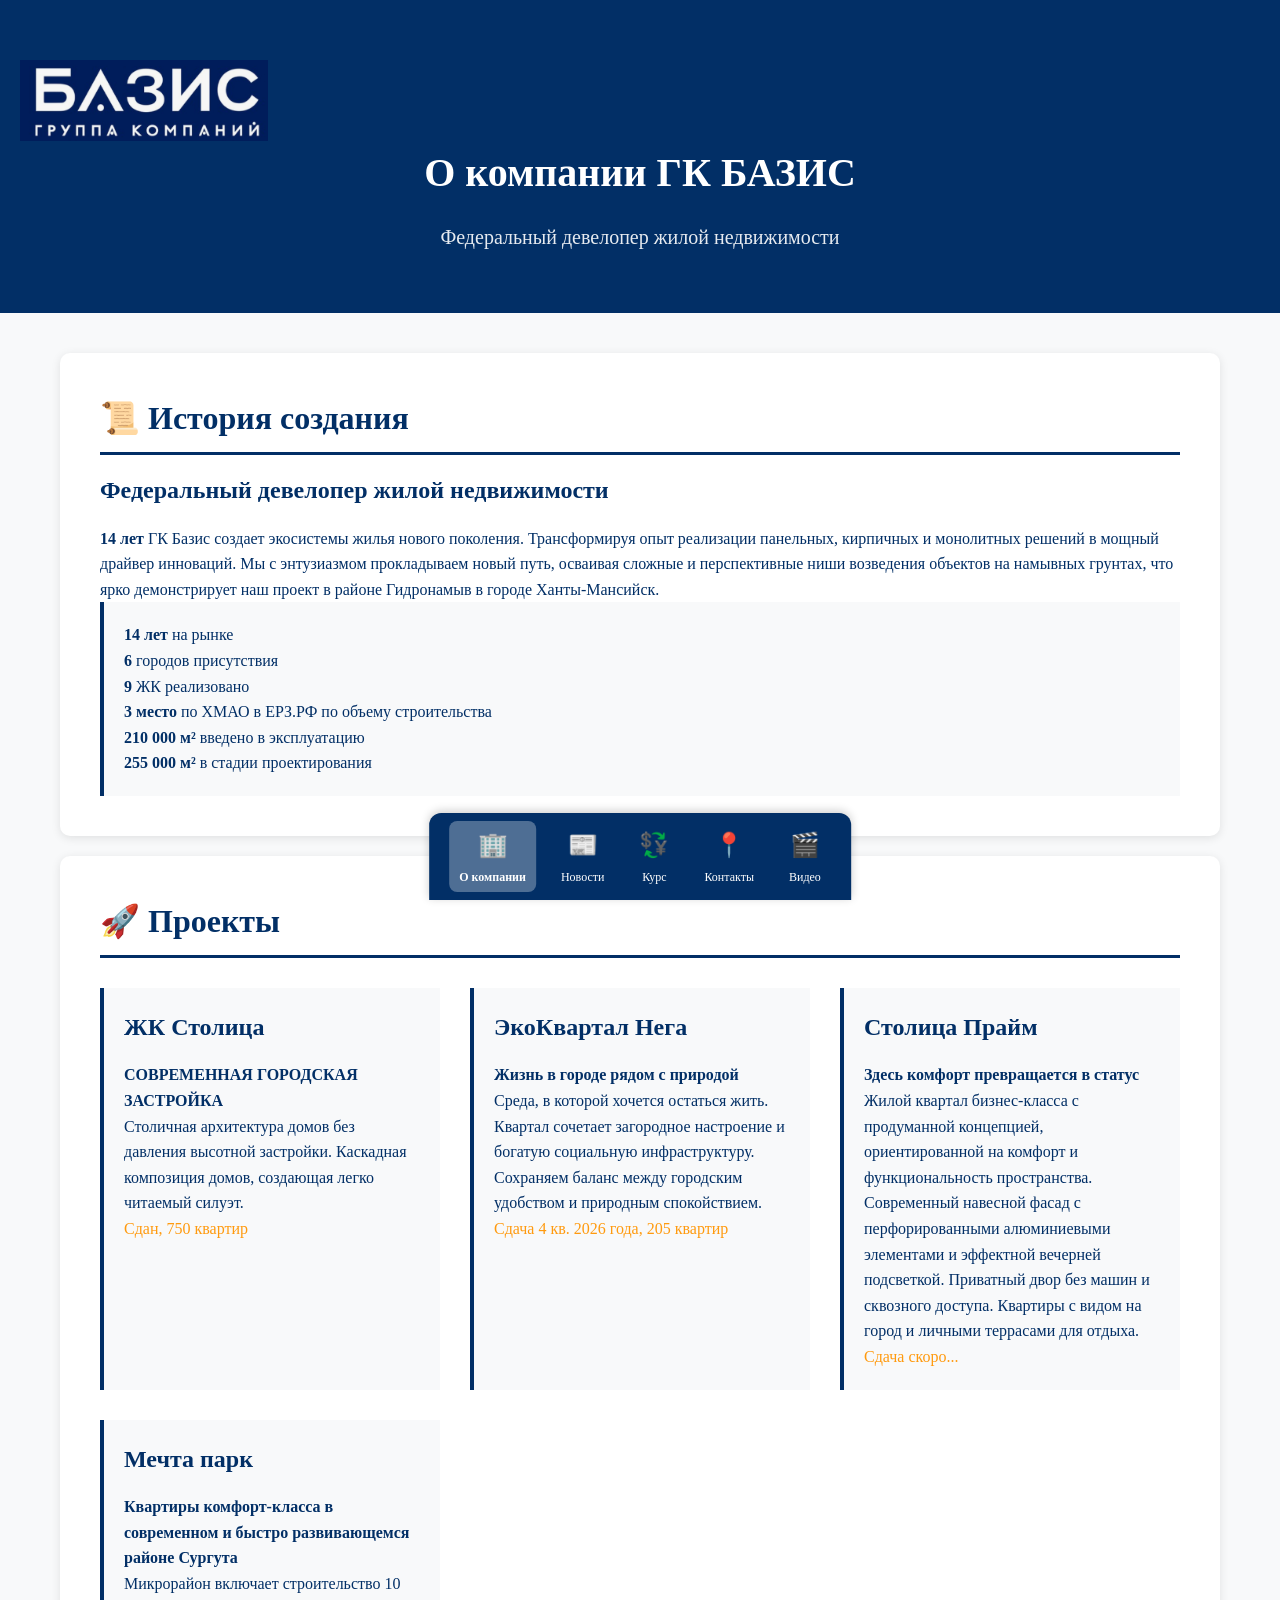
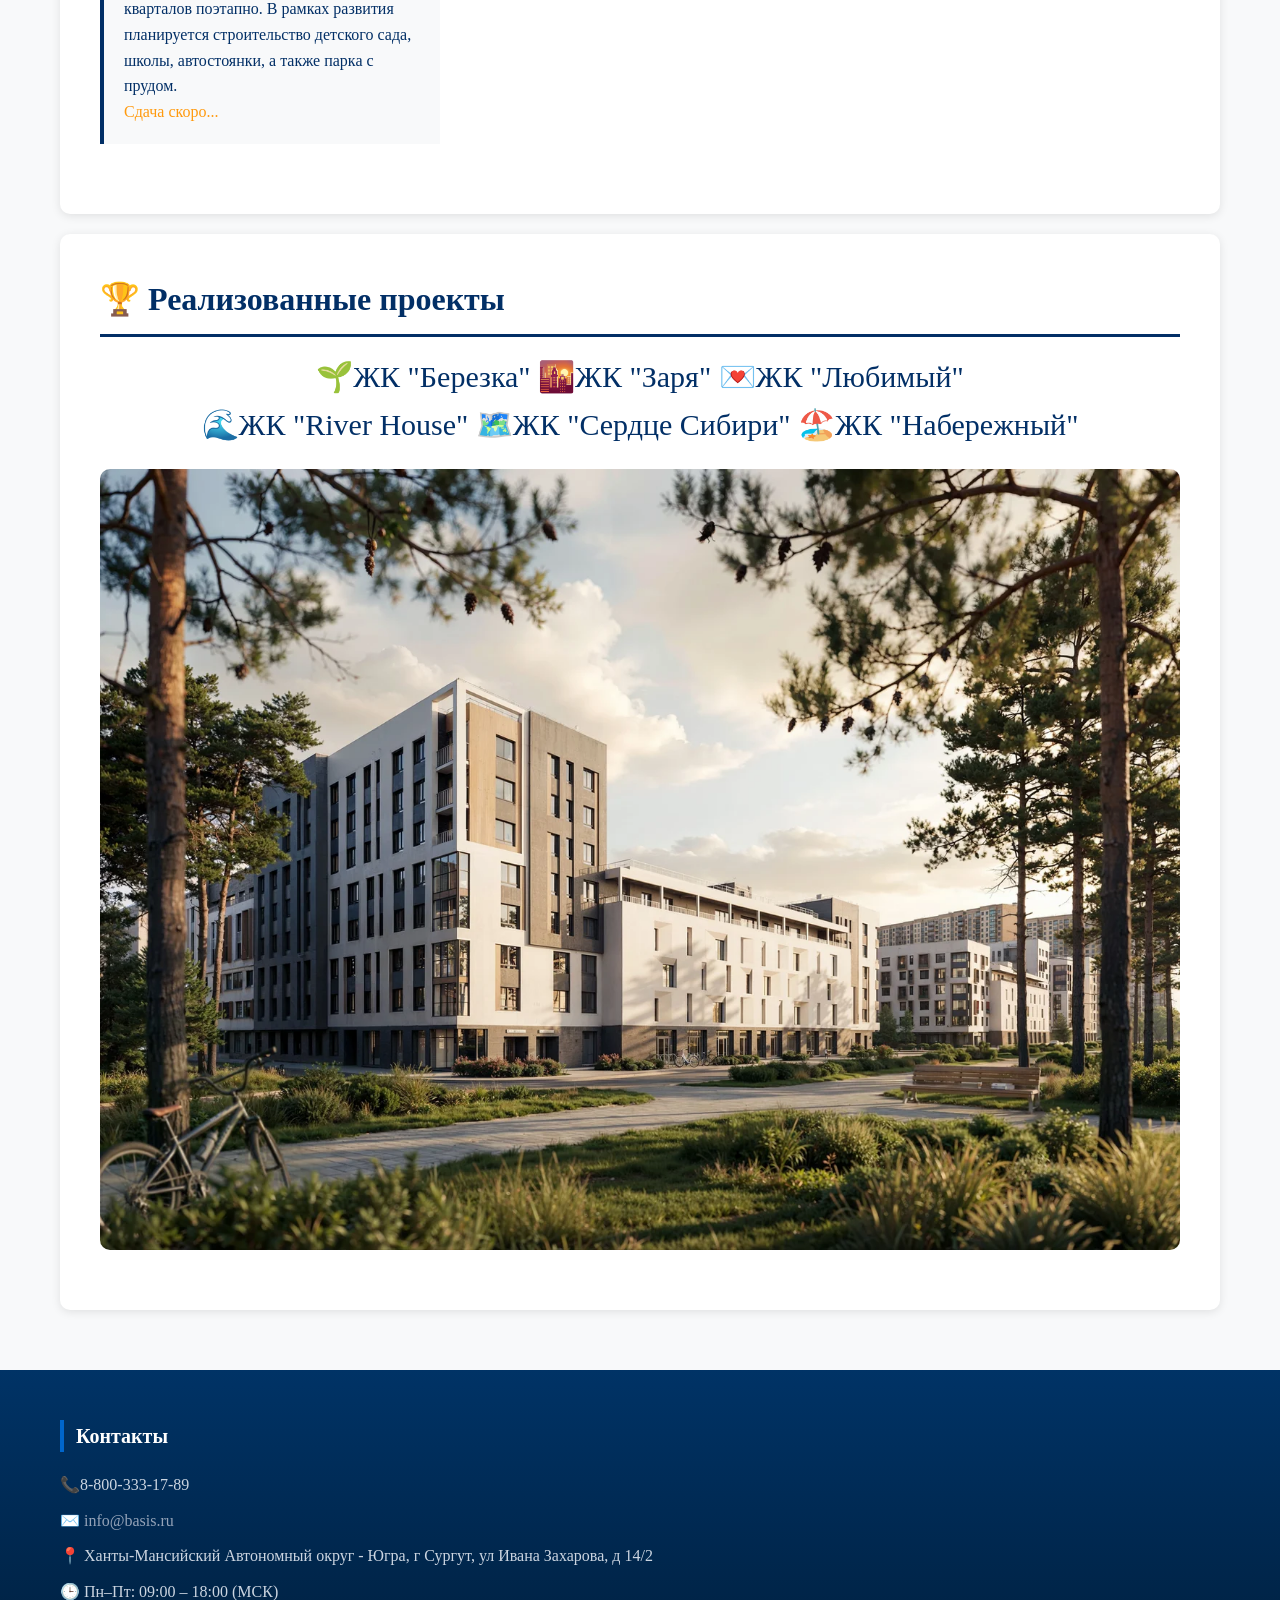
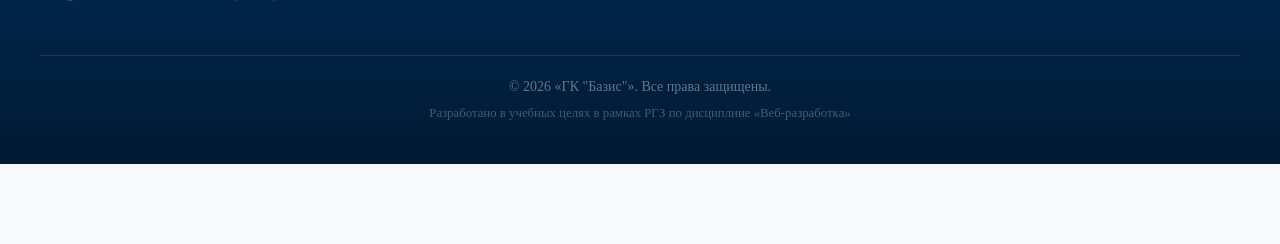
<file: index.html>
<!DOCTYPE html>
<html lang="ru">
<head>
    <meta charset="UTF-8">
    <meta http-equiv="refresh" content="0; url=about.html">
    <title>Перенаправление...</title>
</head>
<body>
    <p>Переход на <a href="about.html">страницу "О компании"</a>...</p>
</body>
</html>
</file>
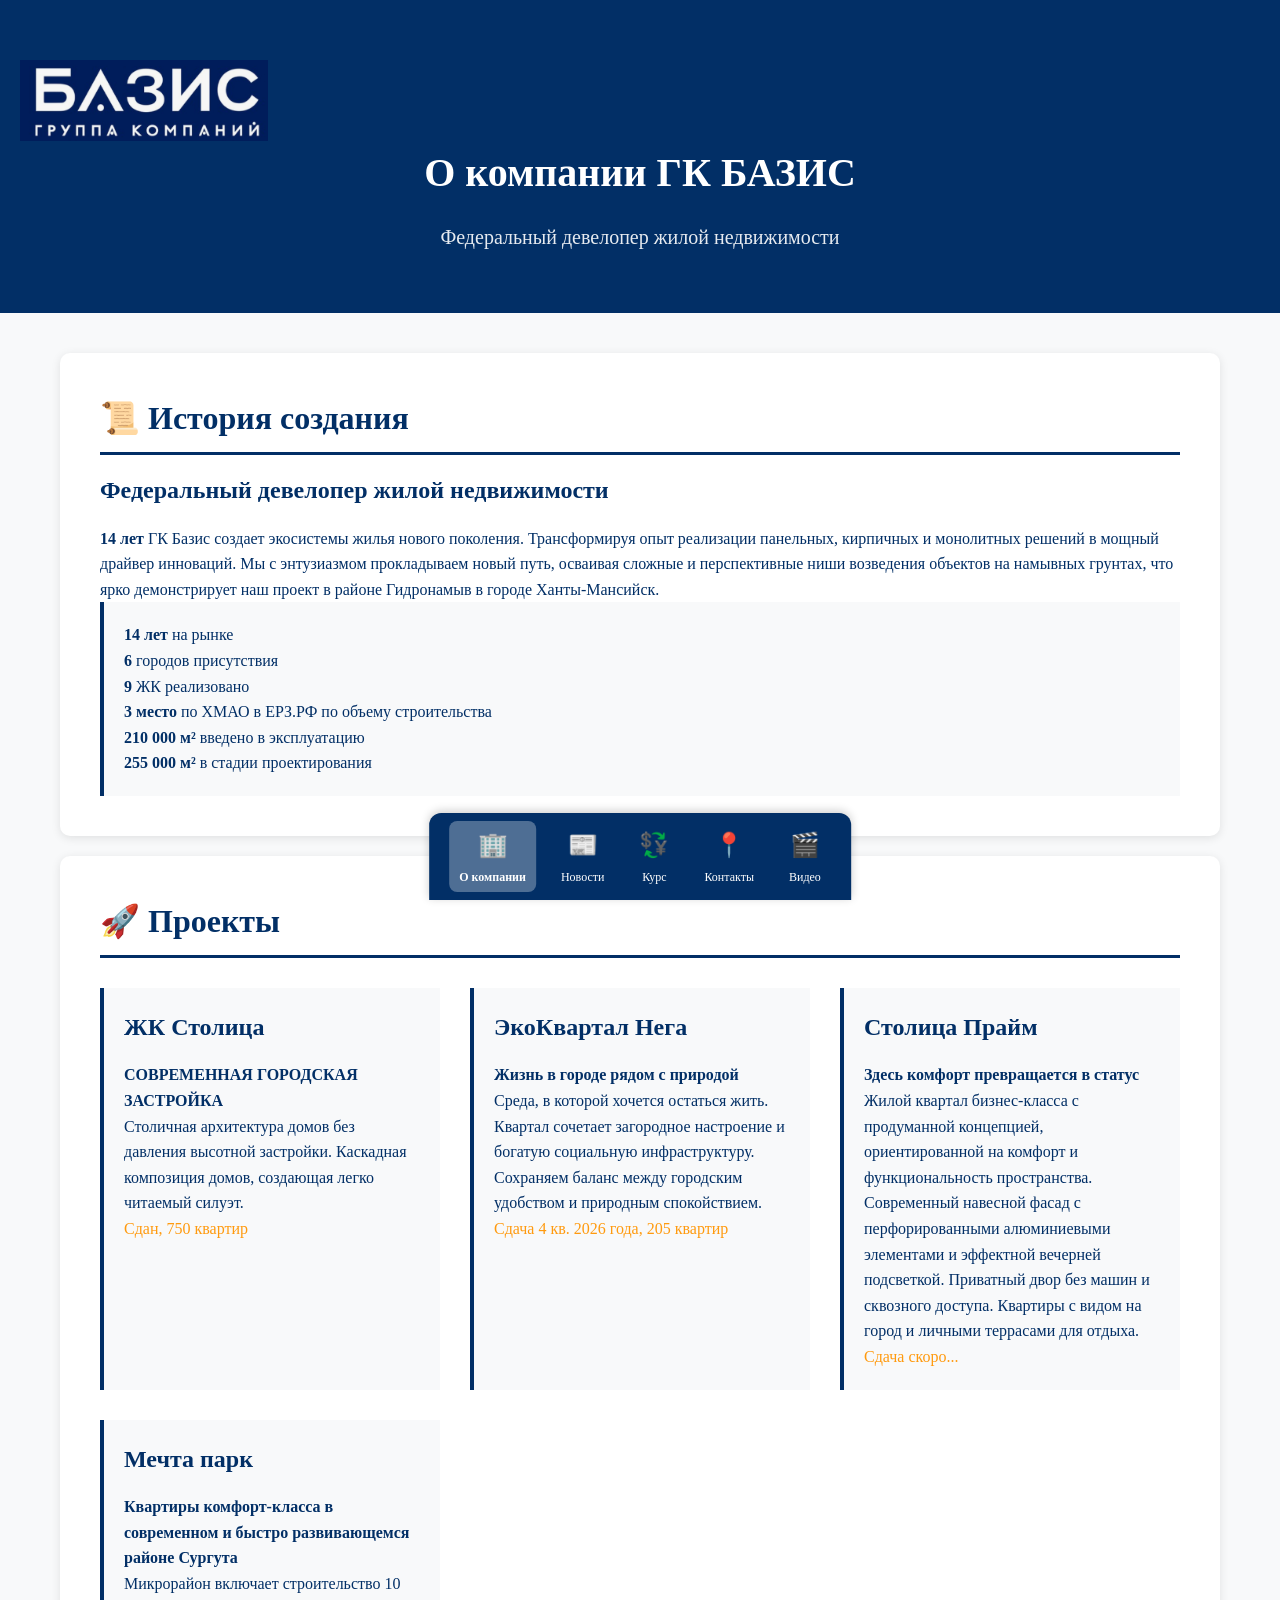
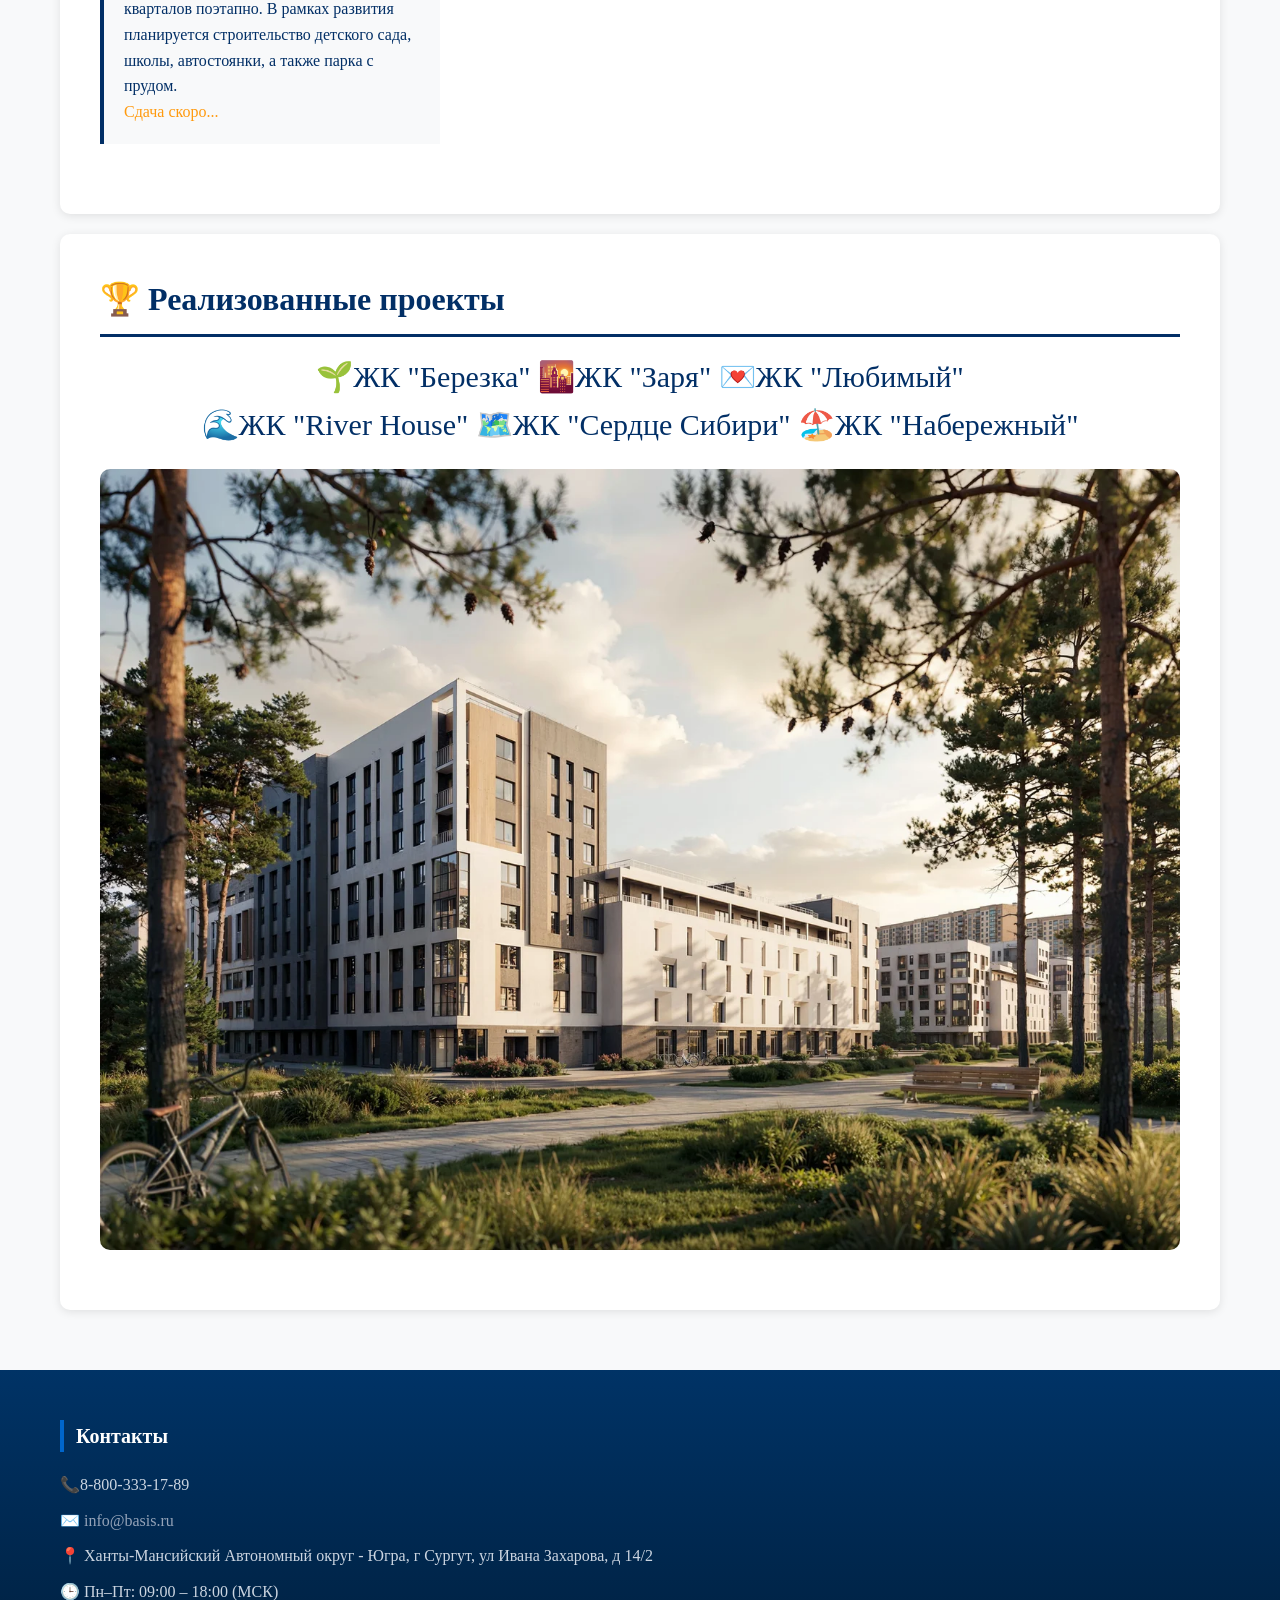
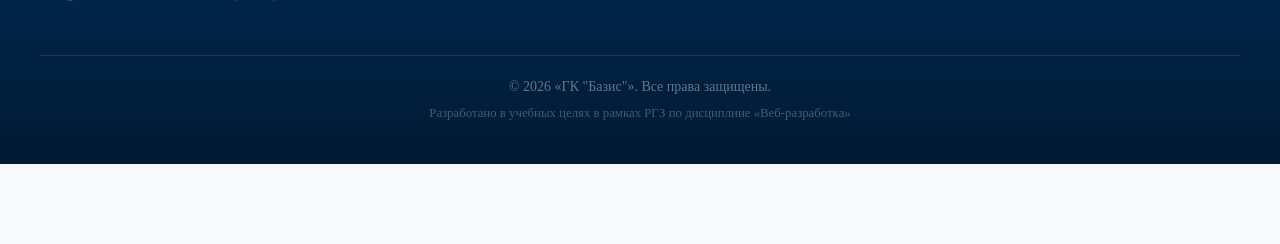
<file: about.html>
<!DOCTYPE html>
<html lang="ru">
<head>
    <meta charset="UTF-8">
    <!-- Настраивает отображение на мобильном -->
    <meta name="viewport" content="width=device-width, initial-scale=1.0"> 
    <title>О компании | ГК БАЗИС</title>
    <link rel="stylesheet" href="main.css">
    <!-- ПОДКЛЮЧЕНИЕ ФАВИКОНОВ -->
    <link rel="icon" href="favicon.ico" type="image/x-icon">
    <link rel="icon" href="favicon-16x16.png" type="image/png" sizes="16x16">
    <link rel="icon" href="favicon-32x32.png" type="image/png" sizes="32x32">
    <style>
        /* ОФОРМЛЕНИЕ ШАПКИ СТРАНИЦЫ */
        .about-hero {
            background:#022f66;         /* Фон */
            color: white;               /* Цвет шрифта */
            padding: 60px 20px;           /* Внутренние отступы: 60px сверху/снизу, 20px слева/справа */
            text-align: center;           /* Текст по центру */
            margin-bottom: 40px;          /* Отступ 40px снизу */
        }
        /* Для заголовка <h1> внутри .about-hero */
        .about-hero h1 { color: white; border: none; }

        /* ОФОРМЛЕНИЕ БЛОКОВ С ИНФОРМАЦИЕЙ */
        .about-section {
            padding: 40px 40px;
            background: white;
            margin-bottom: 20px;
            border-radius: 10px;
            box-shadow: 0 2px 10px rgba(0,0,0,0.1);
        }

        /* ОФОРМЛЕНИЕ КОНТЕЙНЕРА С КАРТОЧКАМИ */
        .about-grid {
            display: grid;                  /* система вёрстки сетками */
                            /* Создаёт адаптивные колонки: 
                            auto-fit — автоматически помещает столько колонок, сколько влезает
                            minmax(300px, 1fr) — каждая колонка минимум 300px, максимум — равная доля (1fr) */
            grid-template-columns: repeat(auto-fit, minmax(300px, 1fr)); 
            gap: 30px;                   /* Промежуток 30px между карточками */
            margin: 30px 0;             /* Отступы 30px сверху и снизу у всей сетки */
        }
        
        /* ОФОРМЛЕНИЕ КАРТОЧЕК С ИНФОРМАЦИЕЙ */
        .about-card {
            padding: 20px;
            border-left: 4px solid #022f66; /* Синяя вертикальная полоса слева */
            background: #f8f9fa;
        }
        
        /* КНОПКА "НАВЕРХ" */
        #backToTop {                    /* элемент с id="backToTop" */
            position: fixed;            /* Фиксирует элемент относительно окна браузера */
            bottom: 90px;               /* Отступ 90px от низа экрана */
            right: 20px;                /* Отступ 20px от правого края экрана */
            /* Размер кнопки: 50×50 пикселей (круг) */
            width: 50px;
            height: 50px;
            background: #ff9a0e;
            color: white;
            border: none;
            border-radius: 50%;         /* Делает кнопку идеально круглой (50% от ширины/высоты) */
            font-size: 24px;            /* Размер стрелки */
            cursor: pointer;            /* При наведении курсор меняется на «руку» */
            box-shadow: 0 4px 12px rgba(0,0,0,0.3);
            transition: opacity 0.3s, transform 0.3s;
            opacity: 0;                 /* Изначально кнопку не видно */
            pointer-events: none;       /* Запрещает клики по невидимой кнопке */
            z-index: 999;               /* Помещает кнопку поверх всех элементов */
            /* Центрирует стрелку внутри круглой кнопки */
            display: flex;
            align-items: center;
            justify-content: center;
        }
        /* СТИЛИ ПРИ НАВЕДЕНИИ МЫШИ НА КНОПКУ */
        #backToTop:hover {
            background: #022f66;
            transform: translateY(-3px); /* Кнопка немного «подпрыгивает» вверх на 3px */
        }
    </style>
</head>

<body>
    <!-- ШАПКА СТРАНИЦЫ -->
    <header class="about-hero">
        <!-- Вставляем логотип компании -->
        <img src="logo.bmp" width="20%">  <!-- Ширина 20% от родительского контейнера -->
        <div class="container">
            <h1>О компании ГК БАЗИС</h1>
            <p style="font-size: 20px; opacity: 0.9;">
                Федеральный девелопер жилой недвижимости
            </p>
        </div>
    </header>

    <main class="container">
        <!-- БЛОК С ИСТОРИЕЙ -->
        <section class="about-section">
            <h2>📜 История создания</h2>
            <h3>Федеральный девелопер жилой недвижимости</h3>
            <p>
                <b>14 лет</b> ГК Базис создает экосистемы жилья нового поколения. 
                Трансформируя опыт реализации панельных, кирпичных и монолитных 
                решений в мощный драйвер инноваций. Мы с энтузиазмом прокладываем 
                новый путь, осваивая сложные и перспективные ниши возведения 
                объектов на намывных грунтах, что ярко демонстрирует наш проект 
                в районе Гидронамыв в городе Ханты-Мансийск.
            </p>
            <div class="about-card">
                    <p><b>14 лет</b> на рынке</p>
                    <p><b>6</b> городов присутствия</p>
                    <p><b>9</b> ЖК реализовано</p>
                    <p><b>3 место</b> по ХМАО в ЕРЗ.РФ по объему строительства</p>
                    <p><b>210 000 м²</b> введено в эксплуатацию</p>
                    <p><b>255 000 м²</b> в стадии проектирования</p>
                </div>
        </section>
        <!-- БЛОК С ПРОЕКТАМИ -->
        <section class="about-section">
            <h2>🚀 Проекты</h2>
            <div class="about-grid">
                <div class="about-card">
                    <h3>ЖК Столица</h3>
                    <p><b>СОВРЕМЕННАЯ ГОРОДСКАЯ ЗАСТРОЙКА </b></p>
                    <p>Столичная архитектура домов без давления высотной застройки. 
                    Каскадная композиция домов, создающая легко читаемый силуэт.</p>
                     <p style="color: #ff9a0e;">Сдан, 750 квартир</p>
                </div>
                <div class="about-card">
                    <h3>ЭкоКвартал Нега</h3>
                    <p><b>Жизнь в городе рядом с природой</b></p>
                    <p>Среда, в которой хочется остаться жить.
                    Квартал сочетает загородное настроение и богатую социальную инфраструктуру.
                    Сохраняем баланс между городским удобством и природным спокойствием.</p>
                    <p style="color: #ff9a0e;">Сдача 4 кв. 2026 года, 205 квартир</p>
                </div>
                <div class="about-card">
                    <h3>Столица Прайм</h3>
                    <p><b>Здесь комфорт превращается в статус</b></p>
                    <p>Жилой квартал бизнес-класса с продуманной концепцией, 
                    ориентированной на комфорт и функциональность пространства.
                    Современный навесной фасад с перфорированными алюминиевыми 
                    элементами и эффектной вечерней подсветкой.
                    Приватный двор без машин и сквозного доступа.
                    Квартиры с видом на город и личными террасами для отдыха.</p>
                    <p style="color: #ff9a0e;">Сдача скоро...</p>
                </div>
                <div class="about-card">
                    <h3>Мечта парк</h3>
                    <p><b>Квартиры комфорт-класса в современном и быстро развивающемся районе Сургута</b></p>
                    <p>Микрорайон включает строительство 10 кварталов поэтапно.
                    В рамках развития планируется строительство детского сада, школы, 
                    автостоянки, а также парка с прудом.</p>
                    <p style="color: #ff9a0e;">Сдача скоро...</p>
                </div>
            </div>
        </section>
        <!-- БЛОК С РЕАЛИЗОВАННЫМИ ПРОЕКТАМИ -->
        <section class="about-section">
            <h2>🏆 Реализованные проекты</h2>
            <p style="font-size: 30px; text-align: center;">🌱ЖК "Березка"    🌇ЖК "Заря"    💌ЖК "Любимый"</p>
            <p style="font-size: 30px; text-align: center;">🌊ЖК "River House"    🗺️ЖК "Сердце Сибири"    🏖️ЖК "Набережный"</p>
            
            <img src="проект.webp" 
                 alt="Офис ГК БАЗИС в Москве" 
                 style="margin: 20px auto; border-radius: 10px;">
        </section>
    </main>

    <!-- КНОПКА "НАВЕРХ" (фиксирована в правом нижнем углу) -->
    <button id="backToTop" title="Вернуться наверх">↑</button>

    <!-- МЕНЮ -->
    <nav class="menu-panel">
        <ul class="menu-list">
            <li><a href="about.html" class="menu-link active"><span class="menu-icon">🏢</span><span>О компании</span></a></li>
            <li><a href="news.html" class="menu-link"><span class="menu-icon">📰</span><span>Новости</span></a></li>
            <li><a href="currency.html" class="menu-link"><span class="menu-icon">💱</span><span>Курс</span></a></li>
            <li><a href="contacts.html" class="menu-link"><span class="menu-icon">📍</span><span>Контакты</span></a></li>
            <li><a href="video.html" class="menu-link"><span class="menu-icon">🎬</span><span>Видео</span></a></li>
        </ul>
    </nav>

<!-- ФУТЕР САЙТА -->
<footer class="site-footer">
    <div class="footer-grid">
        <div class="footer-section">
            <h3>Контакты</h3>
            <p>📞8-800-333-17-89</p>
            <p>✉️ <a href="mailto:info@basis.ru">info@basis.ru</a></p>
            <p>📍 Ханты-Мансийский Автономный округ - Югра, г Сургут, ул Ивана Захарова, д 14/2</p>
            <p>🕒 Пн–Пт: 09:00 – 18:00 (МСК)</p>
        </div>
    </div>
    <div class="footer-copyright">
        <p>© <span id="footer-year">2026</span> «ГК "Базис"». Все права защищены.</p>
        <p style="margin-top: 5px; font-size: 0.8rem; opacity: 0.7;">Разработано в учебных целях в рамках РГЗ по дисциплине «Веб-разработка»</p>
    </div>
</footer>

    <!-- ПОДКЛЮЧЕНИЕ СКРИПТОВ -->
    <script src="javascript.js"></script>
    
</body>
</html>
</file>
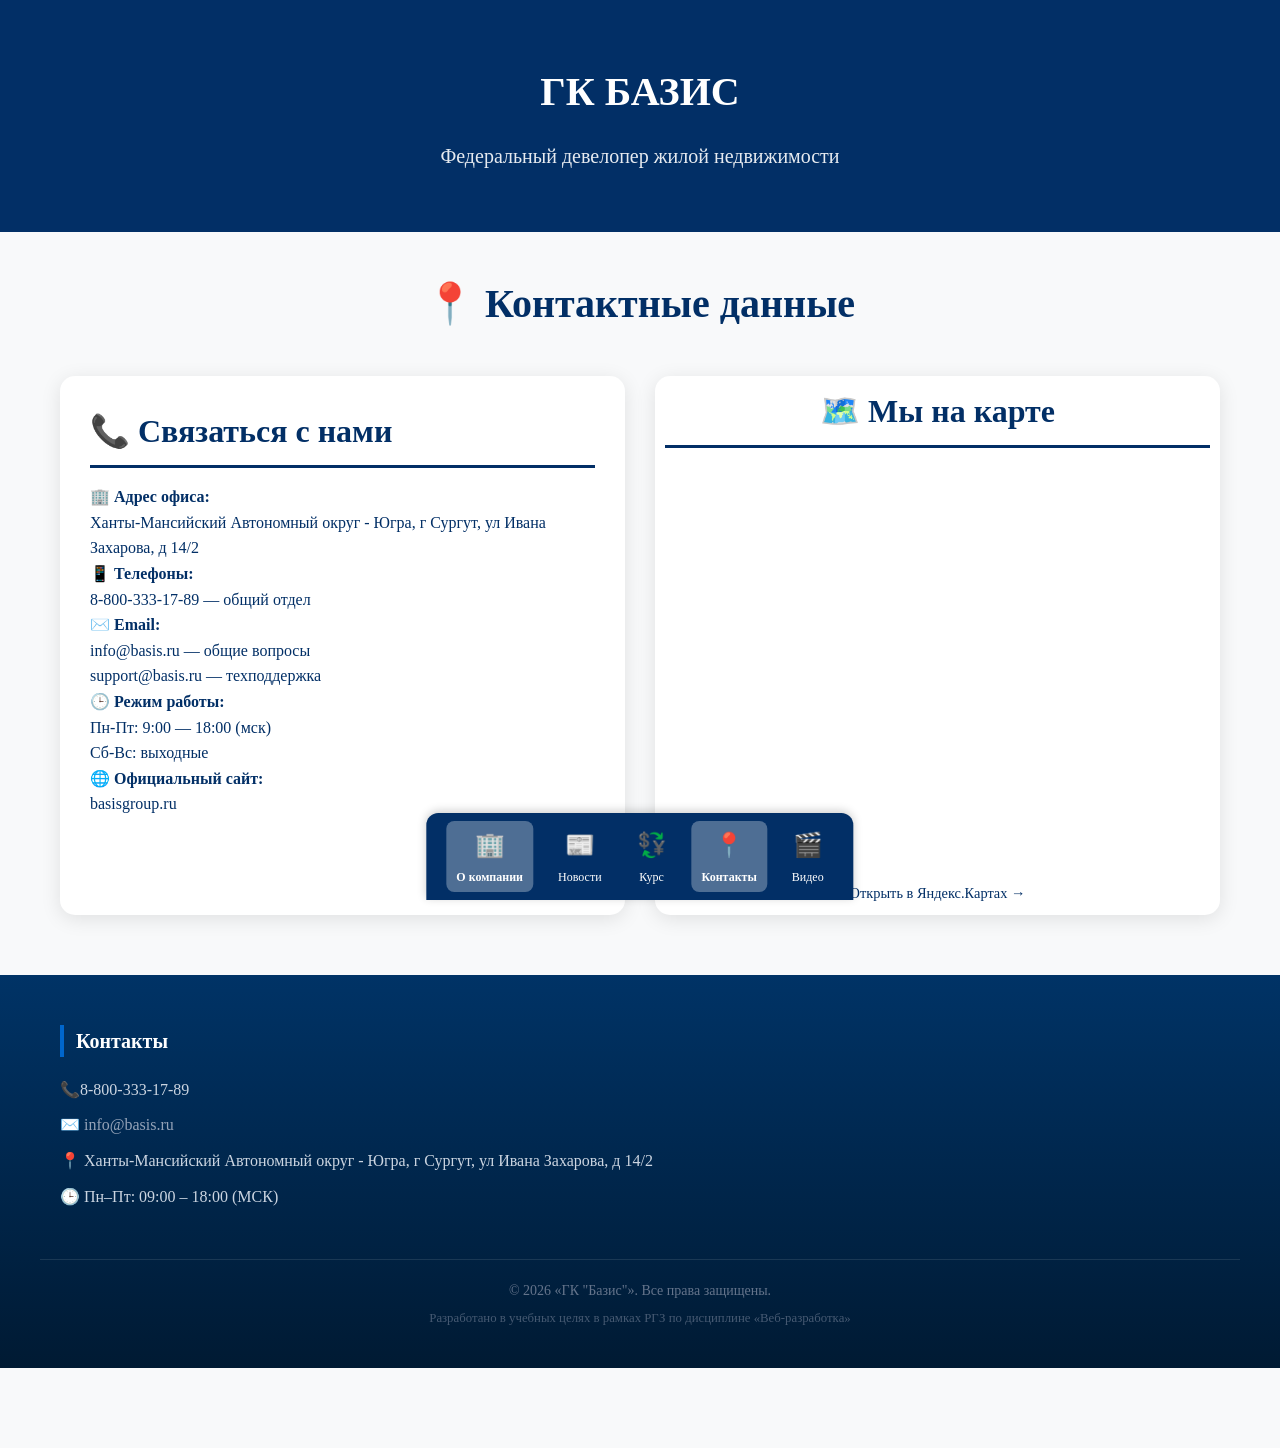
<file: contacts.html>
<!DOCTYPE html>
<html lang="ru">
<head>
    <meta charset="UTF-8">
    <meta name="viewport" content="width=device-width, initial-scale=1.0">
    <title>Контактные данные | ГК БАЗИС</title>
    <link rel="stylesheet" href="main.css">
    <link rel="icon" href="favicon.ico" type="image/x-icon">
    <link rel="icon" href="favicon-16x16.png" type="image/png" sizes="16x16">
    <link rel="icon" href="favicon-32x32.png" type="image/png" sizes="32x32">
    <style>
        /* ОФОРМЛЕНИЕ ШАПКИ СТРАНИЦЫ */
        .about-hero {
            background:#022f66;
            color: white;
            padding: 60px 20px;
            text-align: center;
            margin-bottom: 40px;
        }
        /* Для заголовка <h1> внутри .about-hero */
        .about-hero h1 { color: white; border: none; }

        /* ОФОРМЛЕНИЕ БЛОКОВ С ИНФОРМАЦИЕЙ */
        .about-section {
            padding: 40px 0;
            background: white;
            margin-bottom: 20px;
            border-radius: 10px;
            box-shadow: 0 2px 10px rgba(0,0,0,0.1);
        }

        /* ОФОРМЛЕНИЕ КОНТЕЙНЕРА С КАРТОЧКАМИ */
        .about-grid {
            display: grid;
            grid-template-columns: repeat(auto-fit, minmax(300px, 1fr));
            gap: 30px;
            margin: 30px 0;
        }

        /* ОФОРМЛЕНИЕ КАРТОЧЕК С ИНФОРМАЦИЕЙ */
        .about-card {
            padding: 20px;
            border-left: 4px solid #022f66;
            background: #f8f9fa;
        }


        /* КНОПКА "НАВЕРХ" */
        #backToTop {
            position: fixed;
            bottom: 90px; /* Над меню */
            right: 20px;
            width: 50px;
            height: 50px;
            background: #ff9a0e;
            color: white;
            border: none;
            border-radius: 50%;
            font-size: 1.5rem;
            cursor: pointer;
            box-shadow: 0 4px 12px rgba(0,0,0,0.3);
            transition: opacity 0.3s, transform 0.3s;
            opacity: 0;
            pointer-events: none;
            z-index: 999;
            display: flex;
            align-items: center;
            justify-content: center;
        }
        /* СТИЛИ ПРИ НАВЕДЕНИИ МЫШИ НА КНОПКУ */
        #backToTop:hover {
            background: #022f66;
            transform: translateY(-3px);
        }
    </style>
</head>

<body>
    <!-- ШАПКА СТРАНИЦЫ -->
    <header class="about-hero">
        <div class="container">
            <h1>ГК БАЗИС</h1>
            <p style="font-size: 20px; opacity: 0.9;">
                Федеральный девелопер жилой недвижимости
            </p>
        </div>
    </header>

<main class="container">
    <h1 style="text-align: center; margin: 40px 0;">📍 Контактные данные</h1>
    
    <!--  Контейнер с адаптивной сеткой для двух колонок (контакты + карта) -->
    <div style="display: grid; grid-template-columns: repeat(auto-fit, minmax(300px, 1fr)); gap: 30px; margin: 30px 0;">
        
        <!-- Контактная информация -->
        <section style="background: white; padding: 30px; border-radius: 15px; box-shadow: 0 4px 20px rgba(0,0,0,0.1);">
            <h2>📞 Связаться с нами</h2>
            <p><strong>🏢 Адрес  офиса:</strong><br>
            Ханты-Мансийский Автономный округ - Югра, г Сургут, ул Ивана Захарова, д 14/2</p>
            <p><strong>📱 Телефоны:</strong><br>
            8-800-333-17-89 — общий отдел<br></p>
            <p><strong>✉️ Email:</strong><br>
            info@basis.ru — общие вопросы<br>
            support@basis.ru — техподдержка</p>
            <p><strong>🕒 Режим работы:</strong><br>
            Пн-Пт: 9:00 — 18:00 (мск)<br>
            Сб-Вс: выходные</p>
            <p><strong>🌐 Официальный сайт:</strong><br>
            <a href="https://bazisgroup.ru/about" target="_blank">basisgroup.ru</a></p>
        </section>
        
        <!-- Карта (Яндекс.Карты) -->
        <section style="background: white; padding: 10px; border-radius: 15px; box-shadow: 0 4px 20px rgba(0,0,0,0.1);">
            <h2 style="text-align: center;">🗺️ Мы на карте</h2>
            <!-- Встраиваем карту через iframe -->
            <iframe 
                src="https://yandex.ru/map-widget/v1/?um=constructor%3A0&amp;source=constructor"
                width="100%" 
                height="400" 
                frameborder="0"
                style="border-radius: 10px;"
                allowfullscreen>
            </iframe>

            <!-- Ссылка на полную версию карты -->
            <p style="text-align: center; margin-top: 10px; font-size: 0.9rem; color: #666;">
                <a href="https://yandex.ru/maps/?ll=37.588144%2C55.777023&z=17" target="_blank">
                    Открыть в Яндекс.Картах →
                </a>
            </p>
        </section>
    </div>
</main>

 <!-- КНОПКА "НАВЕРХ" -->
    <button id="backToTop" title="Вернуться наверх">↑</button>

    <!-- МЕНЮ -->
    <nav class="menu-panel">
        <ul class="menu-list">
            <li><a href="about.html" class="menu-link active"><span class="menu-icon">🏢</span><span>О компании</span></a></li>
            <li><a href="news.html" class="menu-link"><span class="menu-icon">📰</span><span>Новости</span></a></li>
            <li><a href="currency.html" class="menu-link"><span class="menu-icon">💱</span><span>Курс</span></a></li>
            <li><a href="contacts.html" class="menu-link"><span class="menu-icon">📍</span><span>Контакты</span></a></li>
            <li><a href="video.html" class="menu-link"><span class="menu-icon">🎬</span><span>Видео</span></a></li>
        </ul>
    </nav>

<!-- ФУТЕР САЙТА -->
<footer class="site-footer">
    <div class="footer-grid">
        <div class="footer-section">
            <h3>Контакты</h3>
            <p>📞8-800-333-17-89</p>
            <p>✉️ <a href="mailto:info@basis.ru">info@basis.ru</a></p>
            <p>📍 Ханты-Мансийский Автономный округ - Югра, г Сургут, ул Ивана Захарова, д 14/2</p>
            <p>🕒 Пн–Пт: 09:00 – 18:00 (МСК)</p>
        </div>
    </div>
    
    <div class="footer-copyright">
        <p>© <span id="footer-year">2026</span> «ГК "Базис"». Все права защищены.</p>
        <p style="margin-top: 5px; font-size: 0.8rem; opacity: 0.7;">Разработано в учебных целях в рамках РГЗ по дисциплине «Веб-разработка»</p>
    </div>
</footer>

    <!-- Подключение скриптов -->
    <script src="javascript.js"></script>
</body>
</html>
</file>
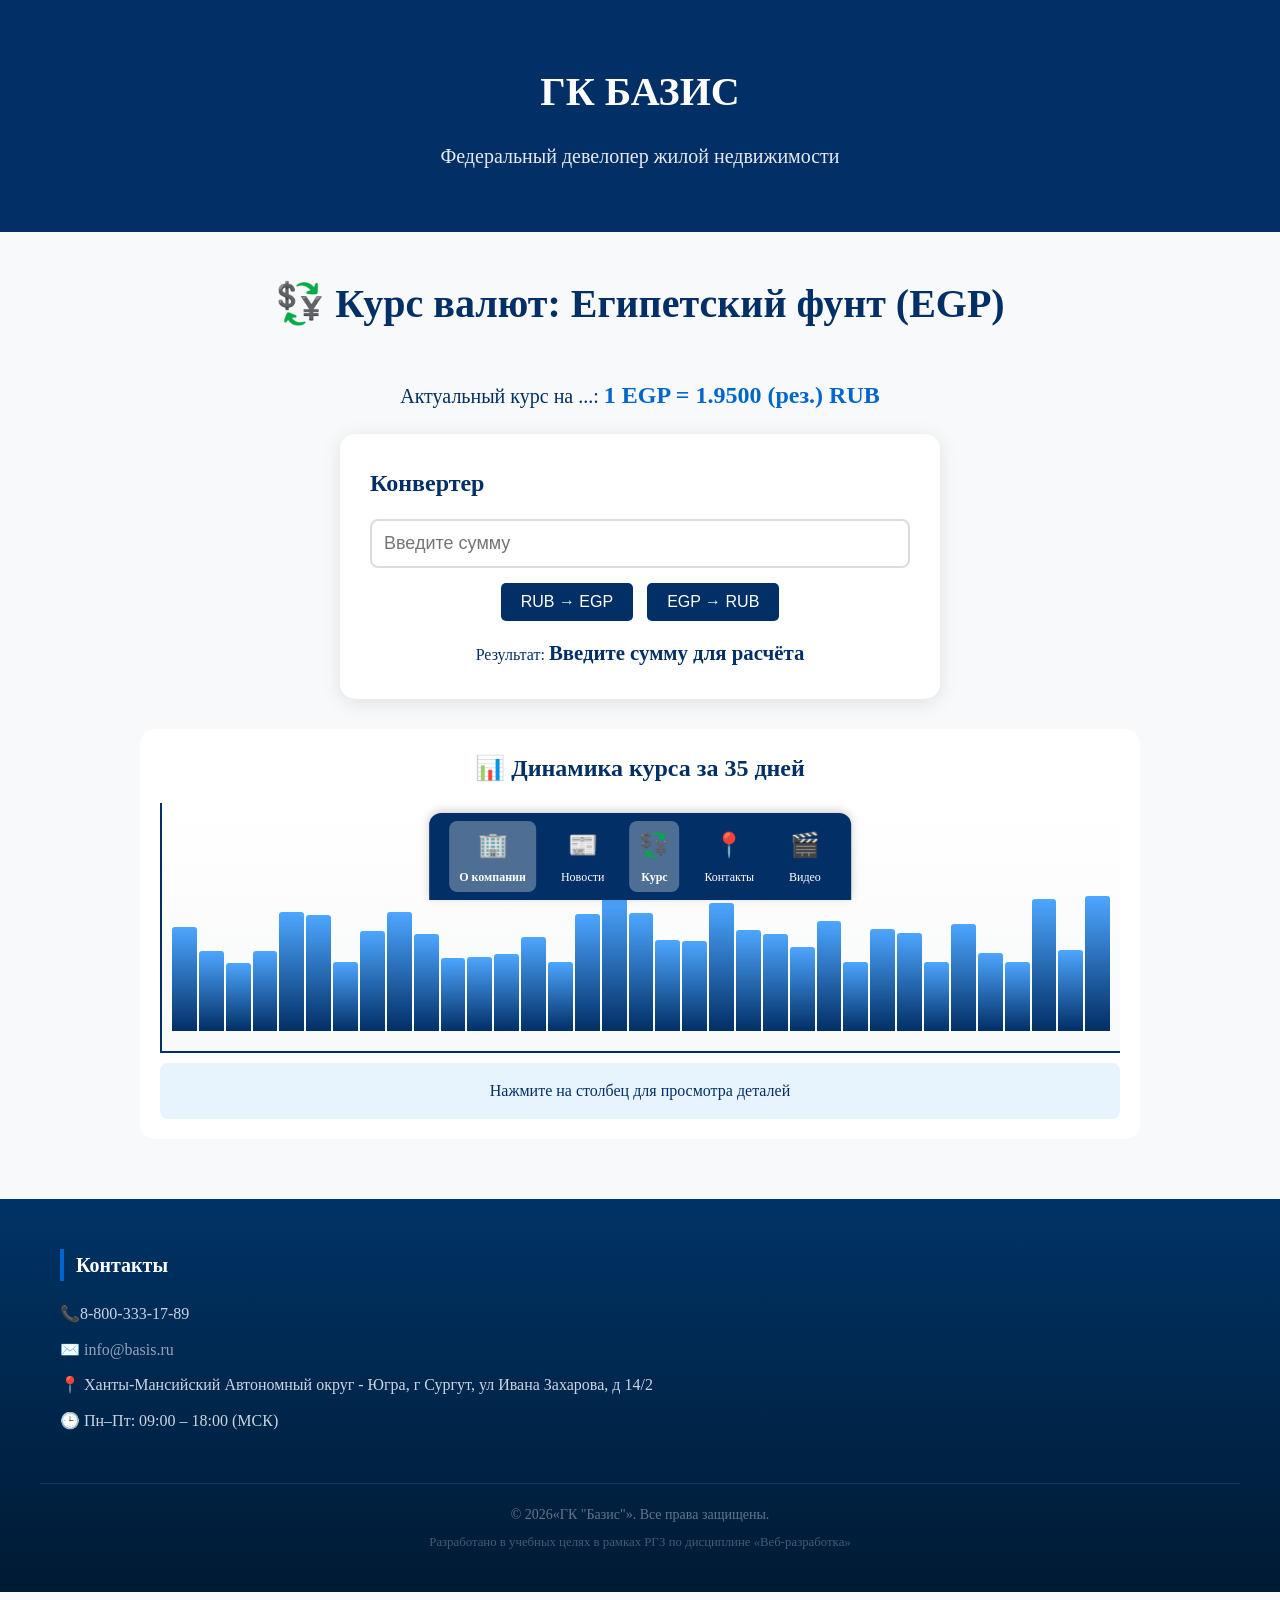
<file: currency.html>
<!DOCTYPE html>
<html lang="ru">
<head>
    <meta charset="UTF-8">
    <meta name="viewport" content="width=device-width, initial-scale=1.0">
    <title>Калькулятор | ГК БАЗИС</title>
    <link rel="stylesheet" href="main.css">
    <link rel="icon" href="favicon.ico" type="image/x-icon">
    <link rel="icon" href="favicon-16x16.png" type="image/png" sizes="16x16">
    <link rel="icon" href="favicon-32x32.png" type="image/png" sizes="32x32">
    <style>
        /* ОФОРМЛЕНИЕ ШАПКИ СТРАНИЦЫ */
        .about-hero {
            background:#022f66;
            color: white;
            padding: 60px 20px;
            text-align: center;
            margin-bottom: 40px;
        }
        /* Для заголовка <h1> внутри .about-hero */
        .about-hero h1 { color: white; border: none; }

        /* ОФОРМЛЕНИЕ БЛОКОВ С ИНФОРМАЦИЕЙ */
        .about-section {
            padding: 40px 0;
            background: white;
            margin-bottom: 20px;
            border-radius: 10px;
            box-shadow: 0 2px 10px rgba(0,0,0,0.1);
        }

        /* ОФОРМЛЕНИЕ КОНТЕЙНЕРА С КАРТОЧКАМИ */
        .about-grid {
            display: grid;
            grid-template-columns: repeat(auto-fit, minmax(300px, 1fr));
            gap: 30px;
            margin: 30px 0;
        }

        /* ОФОРМЛЕНИЕ КАРТОЧЕК С ИНФОРМАЦИЕЙ */
        .about-card {
            padding: 20px;
            border-left: 4px solid #022f66;
            background: #f8f9fa;
        }

        /* КНОПКА "НАВЕРХ" */
        #backToTop {
            position: fixed;
            bottom: 90px; /* Над меню */
            right: 20px;
            width: 50px;
            height: 50px;
            background: #ff9a0e;
            color: white;
            border: none;
            border-radius: 50%;
            font-size: 1.5rem;
            cursor: pointer;
            box-shadow: 0 4px 12px rgba(0,0,0,0.3);
            transition: opacity 0.3s, transform 0.3s;
            opacity: 0;
            pointer-events: none;
            z-index: 999;
            display: flex;
            align-items: center;
            justify-content: center;
        }
        /* СТИЛИ ПРИ НАВЕДЕНИИ МЫШИ НА КНОПКУ */
        #backToTop:hover {
            background: #022f66;
            transform: translateY(-3px);
        }
    </style>
</head>

<body>
    <!-- ШАПКА СТРАНИЦЫ -->
    <header class="about-hero">
        <div class="container">
            <h1>ГК БАЗИС</h1>
            <p style="font-size: 20px; opacity: 0.9;">
                Федеральный девелопер жилой недвижимости
            </p>
        </div>
    </header>

<main class="container">
    <h1 style="text-align: center; margin: 40px 0;">💱 Курс валют: Египетский фунт (EGP)</h1>
    
    <!-- ТЕКУЩИЙ КУРС -->
    <div style="text-align: center; margin: 20px 0; font-size: 20px;">
        Актуальный курс на <span id="rate-date">...</span>:
        <strong style="font-size: 1.5rem; color: #0066cc;">1 EGP = <span id="current-rate">...</span> RUB</strong>
    </div>
    
    <!-- КАЛЬКУЛЯТОР -->
    <div class="currency-calculator">
        <h3>Конвертер</h3>

        <!-- Строка ввода суммы: 
        <input type="number"> — поле для ввода только чисел
        step="any" — разрешение дробных чисел-->
        <div class="converter-row">
            <input type="number" id="amount-input" placeholder="Введите сумму" min="0" step="any">
        
        </div>
        
        <!-- Кнопки конвертации в обе стороны  -->
        <div style="text-align: center; margin: 10px 0;">
            <button class="btn" id="btn-rub-to-egp">RUB → EGP</button>
            <button class="btn" id="btn-egp-to-rub" style="margin-left: 10px;">EGP → RUB</button>
        </div>
        
        <!-- Блок вывода результата -->
        <div style="text-align: center; margin-top: 15px;">
            Результат: <span id="result-output">Введите сумму для расчёта</span>
        </div>
    </div>
    
    <!-- График -->
    <div class="chart-container">
        <h3 style="text-align: center;">📊 Динамика курса за 35 дней</h3>
        <div id="currency-chart"></div>
        <div id="chart-info">Нажмите на столбец для просмотра деталей</div>
    </div>
</main>

 <!-- КНОПКА "НАВЕРХ" -->
    <button id="backToTop" title="Вернуться наверх">↑</button>

    <!-- МЕНЮ -->
    <nav class="menu-panel">
        <ul class="menu-list">
            <li><a href="about.html" class="menu-link active"><span class="menu-icon">🏢</span><span>О компании</span></a></li>
            <li><a href="news.html" class="menu-link"><span class="menu-icon">📰</span><span>Новости</span></a></li>
            <li><a href="currency.html" class="menu-link"><span class="menu-icon">💱</span><span>Курс</span></a></li>
            <li><a href="contacts.html" class="menu-link"><span class="menu-icon">📍</span><span>Контакты</span></a></li>
            <li><a href="video.html" class="menu-link"><span class="menu-icon">🎬</span><span>Видео</span></a></li>
        </ul>
    </nav>

<!-- ФУТЕР САЙТА -->
<footer class="site-footer">
    <div class="footer-grid">
        <div class="footer-section">
            <h3>Контакты</h3>
            <p>📞8-800-333-17-89</p>
            <p>✉️ <a href="mailto:info@basis.ru">info@basis.ru</a></p>
            <p>📍 Ханты-Мансийский Автономный округ - Югра, г Сургут, ул Ивана Захарова, д 14/2</p>
            <p>🕒 Пн–Пт: 09:00 – 18:00 (МСК)</p>
        </div>
    </div>
    
    <div class="footer-copyright">
        <p>© <span id="footer-year">2026</span>«ГК "Базис"». Все права защищены.</p>
        <p style="margin-top: 5px; font-size: 0.8rem; opacity: 0.7;">Разработано в учебных целях в рамках РГЗ по дисциплине «Веб-разработка»</p>
    </div>
</footer>

    <!-- Подключение скриптов -->
    <script src="javascript.js"></script>
</body>
</html>
</file>
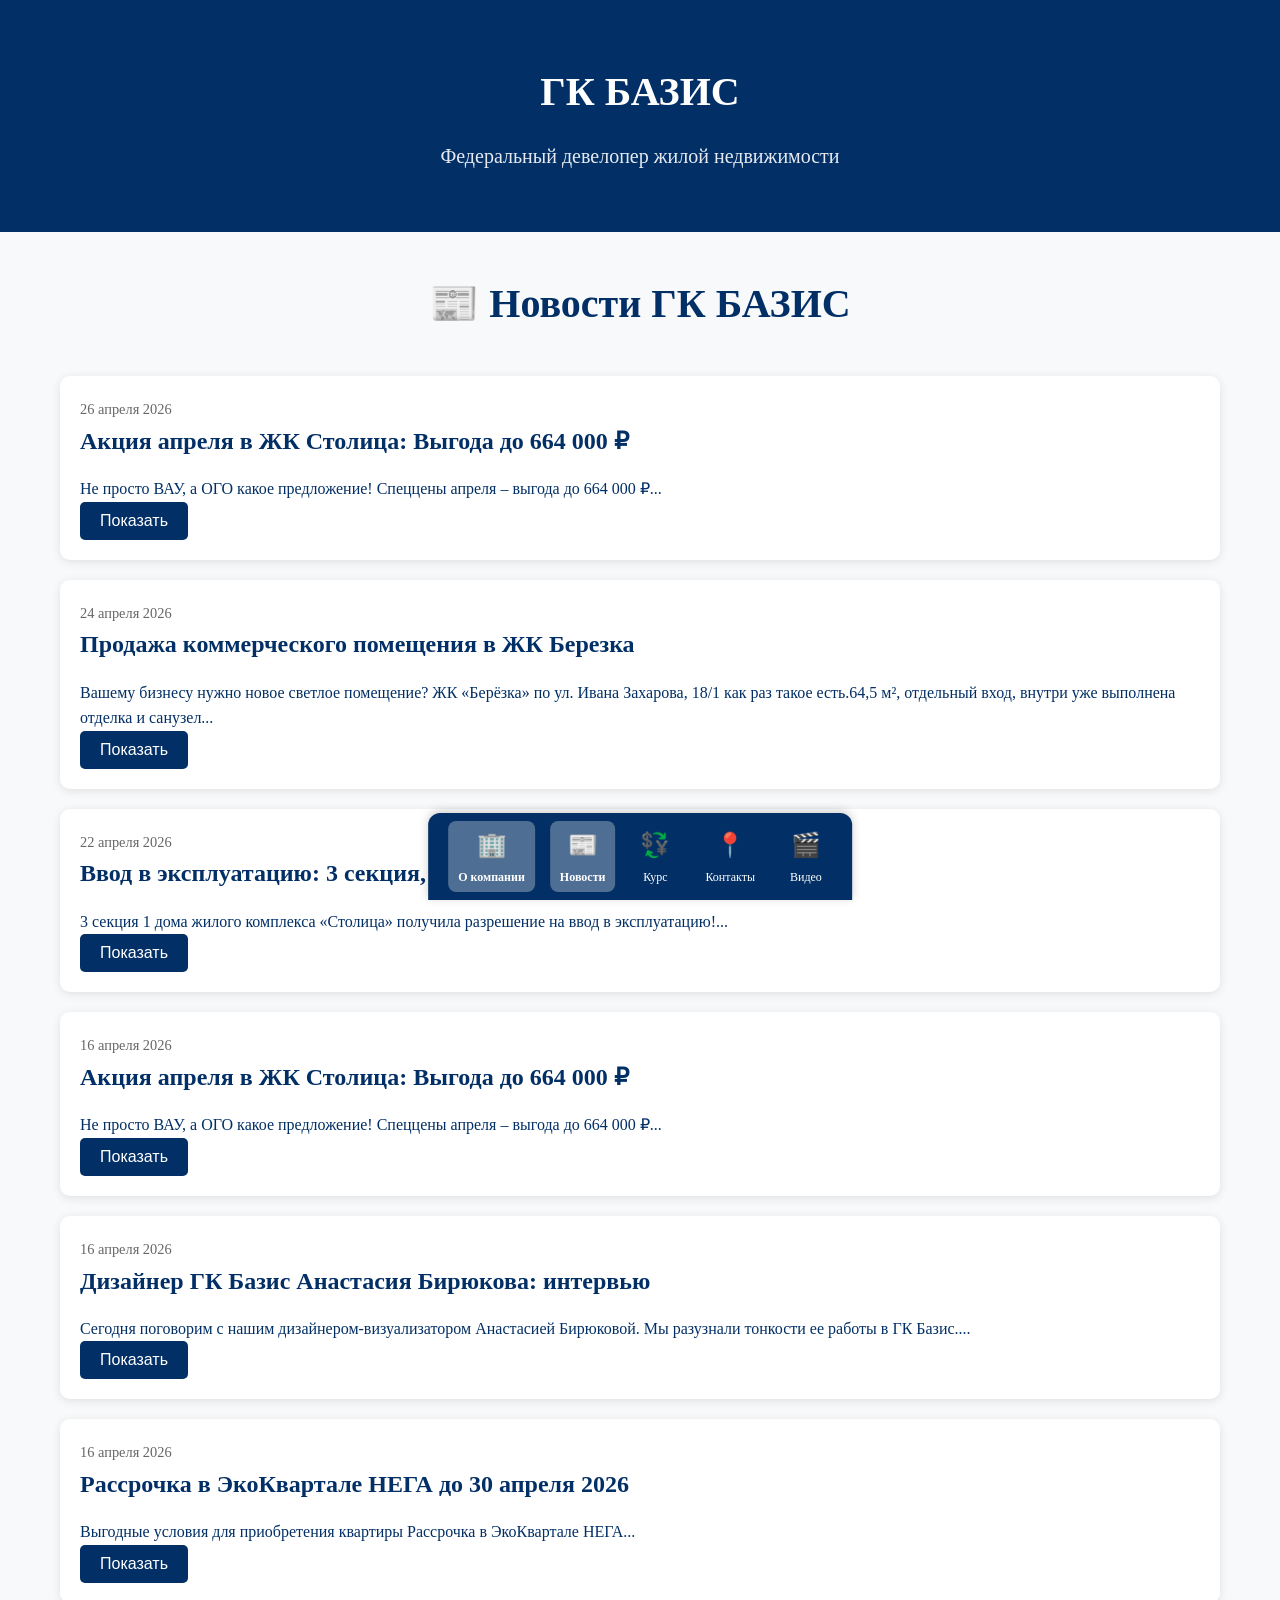
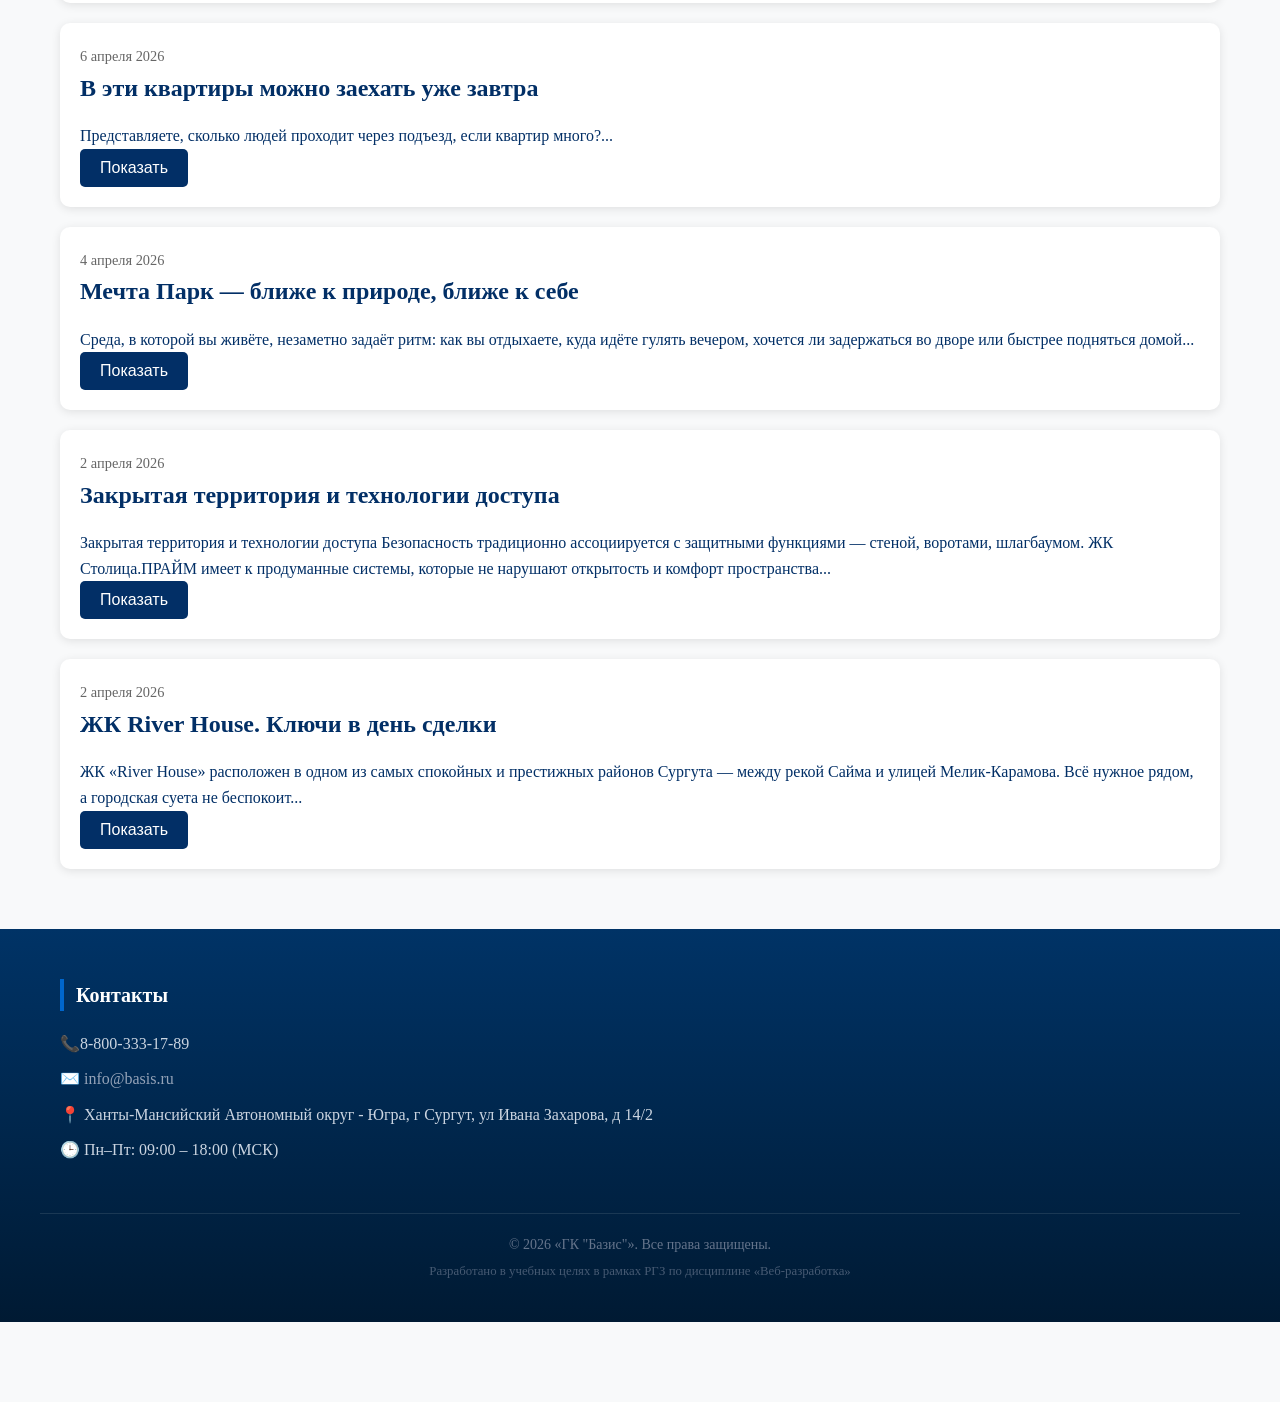
<file: news.html>
<!DOCTYPE html>
<html lang="ru">
<head>
    <meta charset="UTF-8">
    <meta name="viewport" content="width=device-width, initial-scale=1.0">
    <title>Новости | ГК БАЗИС</title>
    <link rel="stylesheet" href="main.css">
    <link rel="icon" href="favicon.ico" type="image/x-icon">
    <link rel="icon" href="favicon-16x16.png" type="image/png" sizes="16x16">
    <link rel="icon" href="favicon-32x32.png" type="image/png" sizes="32x32">
    <style>
        /* ОФОРМЛЕНИЕ ШАПКИ СТРАНИЦЫ */
        .about-hero {
            background:#022f66;
            color: white;
            padding: 60px 20px;
            text-align: center;
            margin-bottom: 40px;
        }
        /* Для заголовка <h1> внутри .about-hero */
        .about-hero h1 { color: white; border: none; }

        /* ОФОРМЛЕНИЕ БЛОКОВ С ИНФОРМАЦИЕЙ */
        .about-section {
            padding: 40px 0;
            background: white;
            margin-bottom: 20px;
            border-radius: 10px;
            box-shadow: 0 2px 10px rgba(0,0,0,0.1);
        }

         /* ОФОРМЛЕНИЕ КОНТЕЙНЕРА С КАРТОЧКАМИ */
        .about-grid {
            display: grid;
            grid-template-columns: repeat(auto-fit, minmax(300px, 1fr));
            gap: 30px;
            margin: 30px 0;
        }

         /* ОФОРМЛЕНИЕ КАРТОЧЕК С ИНФОРМАЦИЕЙ */
        .about-card {
            padding: 20px;
            border-left: 4px solid #022f66;
            background: #f8f9fa;
        }


         /* КНОПКА "НАВЕРХ" */
        #backToTop {
            position: fixed;
            bottom: 90px; /* Над меню */
            right: 20px;
            width: 50px;
            height: 50px;
            background: #ff9a0e;
            color: white;
            border: none;
            border-radius: 50%;
            font-size: 1.5rem;
            cursor: pointer;
            box-shadow: 0 4px 12px rgba(0,0,0,0.3);
            transition: opacity 0.3s, transform 0.3s;
            opacity: 0;
            pointer-events: none;
            z-index: 999;
            display: flex;
            align-items: center;
            justify-content: center;
        }
         /* СТИЛИ ПРИ НАВЕДЕНИИ МЫШИ НА КНОПКУ */
        #backToTop:hover {
            background: #022f66;
            transform: translateY(-3px);
        }
    </style>
</head>

<body>
    <!-- ШАПКА СТРАНИЦЫ -->
    <header class="about-hero">
        <div class="container">
            <h1>ГК БАЗИС</h1>
            <p style="font-size: 20px; opacity: 0.9;">
                Федеральный девелопер жилой недвижимости
            </p>
        </div>
    </header>

<main class="container">
    <h1 style="text-align: center; margin: 40px 0;">📰 Новости ГК БАЗИС</h1>
    <!-- Контейнер для сетки новостей: display: 
     grid — включение CSS Grid, 
     gap: 20px — промежуток между карточками -->
    <div class="news-grid" style="display: grid; gap: 20px;">
        
        <!-- Новость 1 -->
        <!-- ACTICLE - для независимого, самодостаточного фрагмента контента -->
        <article class="news-card" style="background: white; padding: 20px; border-radius: 10px; box-shadow: 0 2px 10px rgba(0,0,0,0.1);">
            <time datetime="2026-04-26" style="color: #666; font-size: 0.9rem;">26 апреля 2026</time>
            <h3>Акция апреля в ЖК Столица: Выгода до 664 000 ₽</h3>
            <!-- Превью новости (видно по умолчанию) -->
            <p id="news-1-preview">
               Не просто ВАУ, а ОГО какое предложение!
                Спеццены апреля – выгода до 664 000 ₽...
            </p>
            <!-- Полный текст новости (скрыт по умолчанию) -->
            <p id="news-1-full" style="display: none;">
                Не просто ВАУ, а ОГО какое предложение!
                Спеццены апреля – выгода до 664 000 ₽
                Самые выгодные цены Жилого Комплекса «Столица»:
                Квартиры от 2 443 600 ₽
                Не упустите возможность осуществления мечты!
                Самые горячие цены мы выложили в наш канал в МАХ (https://max.ru/id7452143582_biz) — присоединяйтесь!
            </p>
            <!-- Кнопка управления: 
             class="btn" — общие стили кнопки из main.css
             id="news-1-btn" — уникальный ID для точного выбора в JS
             onclick="toggleNews(1)" — вызов функции JS при клике (передаёт номер новости) -->
            <button class="btn" id="news-1-btn" onclick="toggleNews(1)">Показать</button>
        </article>

        <!-- Новость 2 -->
        <article class="news-card" style="background: white; padding: 20px; border-radius: 10px; box-shadow: 0 2px 10px rgba(0,0,0,0.1);">
            <time datetime="2026-04-24" style="color: #666; font-size: 0.9rem;">24 апреля 2026</time>
            <h3>Продажа коммерческого помещения в ЖК Березка</h3>
            <p id="news-2-preview">
                Вашему бизнесу нужно новое светлое помещение?
                ЖК «Берёзка» по ул. Ивана Захарова, 18/1 как раз такое есть.64,5 м², 
                отдельный вход, внутри уже выполнена отделка и санузел...
            </p>
            <p id="news-2-full" style="display: none;">
                Вашему бизнесу нужно новое светлое помещение?
                ЖК «Берёзка» по ул. Ивана Захарова, 18/1 как раз такое есть.64,5 м², 
                отдельный вход, внутри уже выполнена отделка и санузел.
                Подойдёт под разное: офис, аптека, салон, пункт выдачи или магазин.
                Стоимость — 11 932 000 ₽.
                Менеджеры отдела продаж уже ждут вашего звонка.
                И сразу можно начинать упаковывать коробки.
            </p>
            <button class="btn" id="news-2-btn" onclick="toggleNews(2)">Показать</button>
        </article>

        <!-- Новость 3 -->
        <article class="news-card" style="background: white; padding: 20px; border-radius: 10px; box-shadow: 0 2px 10px rgba(0,0,0,0.1);">
            <time datetime="2026-04-22" style="color: #666; font-size: 0.9rem;">22 апреля 2026</time>
            <h3>Ввод в эксплуатацию: 3 секция, дом 1</h3>
            <p id="news-3-preview">
               3 секция 1 дома жилого комплекса «Столица»
                получила разрешение на ввод в эксплуатацию!...
            </p>
            <p id="news-3-full" style="display: none;">
                3 секция 1 дома жилого комплекса «Столица»
                получила разрешение на ввод в эксплуатацию!
                Ознакомиться с документом можно здесь — https://disk.yandex.ru/i/7zmVPdXNQ77_Ug
                Запуск сетей электроснабжения и водоснабжения будет сделан в ближайшее время.
                Лифты работают, отделочные работы в квартирах идут в штатном режиме.
                Это означает, что весь дом готов, и наступил переход к финальной стадии — выдаче ключей!
                Следите за новостями, мы будем держать вас в курсе всех обновлений — скоро будет заселение.
            </p>
            <button class="btn" id="news-3-btn" onclick="toggleNews(3)">Показать</button>
        </article>

        <!-- Новость 4 -->
        <article class="news-card" style="background: white; padding: 20px; border-radius: 10px; box-shadow: 0 2px 10px rgba(0,0,0,0.1);">
            <time datetime="2026-04-16" style="color: #666; font-size: 0.9rem;">16 апреля 2026</time>
            <h3>Акция апреля в ЖК Столица: Выгода до 664 000 ₽</h3>
            <p id="news-4-preview">
               Не просто ВАУ, а ОГО какое предложение!
                Спеццены апреля – выгода до 664 000 ₽...
            </p>
            <p id="news-4-full" style="display: none;">
                Не просто ВАУ, а ОГО какое предложение!
                Спеццены апреля – выгода до 664 000 ₽
                Самые выгодные цены Жилого Комплекса «Столица»:
                Квартиры от 2 443 600 ₽
                Не упустите возможность осуществления мечты!
                Самые горячие цены мы выложили в наш канал в МАХ (https://max.ru/id7452143582_biz) — присоединяйтесь!
            </p>
            <button class="btn" id="news-4-btn" onclick="toggleNews(4)">Показать</button>
        </article>

        <!-- Новость 5 -->
        <article class="news-card" style="background: white; padding: 20px; border-radius: 10px; box-shadow: 0 2px 10px rgba(0,0,0,0.1);">
            <time datetime="2026-04-16" style="color: #666; font-size: 0.9rem;">16 апреля 2026</time>
            <h3>Дизайнер ГК Базис Анастасия Бирюкова: интервью</h3>
            <p id="news-5-preview">
               Сегодня поговорим с нашим дизайнером-визуализатором Анастасией Бирюковой. 
                Мы разузнали тонкости ее работы в ГК Базис....
            </p>
            <p id="news-5-full" style="display: none;">
                Как вы понимаете, что «всё получилось»? 
                Это вопрос не какой-то эстетики, а именно функционала и органики… 
                Если честно, внутри меня сидит внутренний критик. смеется*
                Пока я делаю дизайн-проект, он всегда найдет, 
                к чему придраться: «Здесь не так, тут можно лучше, а тут хочу переделать». 
                Именно из-за его ворчания я с каждым разом делаю свою работу всё аккуратнее и круче. 
                Он не даёт мне расслабиться и сказать «ну и ладно, и так сойдёт». С каждым новым проектом 
                я чувствую, что становлюсь увереннее, профессиональнее и крепче в профессии. 
                И мы действительно делаем лучше и лучше в каждом новом проекте. Но скажу так: 
                всё получилось тогда, когда человек не замечает, насколько ему свободно находиться 
                в пространстве. 
                Интерьерами Анастасии можно полюбоваться на нашем сайте на странице проектов в разделе «Галерея». 
                Так же вы можете выбрать квартиру в удобном каталоге планировок, к которым она тоже приложила руку.
            </p>
            <button class="btn" id="news-5-btn" onclick="toggleNews(5)">Показать</button>
        </article>

        <!-- Новость 6 -->
        <article class="news-card" style="background: white; padding: 20px; border-radius: 10px; box-shadow: 0 2px 10px rgba(0,0,0,0.1);">
            <time datetime="2026-04-16" style="color: #666; font-size: 0.9rem;">16 апреля 2026</time>
            <h3>Рассрочка в ЭкоКвартале НЕГА до 30 апреля 2026</h3>
            <p id="news-6-preview">
               Выгодные условия для приобретения квартиры
                Рассрочка в ЭкоКвартале НЕГА...
            </p>
            <p id="news-6-full" style="display: none;">
                Выгодные условия для приобретения квартиры
                <b>Рассрочка в ЭкоКвартале НЕГА</b>
                — 30% первый взнос
                — дальше по 100 000 рублей в месяц
                — срок до 30 декабря 2026
                <b><i>Студия 22,3 м²</i></b>
                4 460 000 ₽
                Первоначальный взнос 1 338 000 ₽
                <b><i>1-комнатная квартира 33,8 м²</i></b>
                6 760 000 ₽
                Первоначальный взнос 2 028 000 ₽
                <b><i>1-комнатная квартира 37,2 м²</i></b>
                7 440 000 ₽
                Первоначальный взнос 2 232 000 ₽
                Рассрочка поможет комфортно рассчитать свой бюджет, поэтому не 
                откладывайте мысль о приобретении квартиры с видом на сосновый лес.

                <b>Предложение действует до 30.04.2026</b>
                Еще больше планировок в удобном каталоге.
                А наши менеджеры из отдела продаж проконсультируют вас детально по всем вопросам.
            </p>
            <button class="btn" id="news-6-btn" onclick="toggleNews(6)">Показать</button>
        </article>

        <!-- Новость 7 -->
        <article class="news-card" style="background: white; padding: 20px; border-radius: 10px; box-shadow: 0 2px 10px rgba(0,0,0,0.1);">
            <time datetime="2026-04-6" style="color: #666; font-size: 0.9rem;">6 апреля 2026</time>
            <h3>В эти квартиры можно заехать уже завтра</h3>
            <p id="news-7-preview">
               Представляете, сколько людей проходит через подъезд, если квартир много?...
            </p>
            <p id="news-7-full" style="display: none;">
                Представляете, сколько людей проходит через подъезд, если квартир много?
                В доме №9 в ЖК «Столица» об этом не стоит переживать.
                Один подъезд.
                И всего 5 квартир на этаже.
                Виды на лес, а сам дом уже готов и в нем уже живут.
                Квартиры — с отделкой.
                Ключи — в день сделки.
                Во дворе детские площадки.
                В подъезде просторно, есть колясочные и кладовые, которыми уже можно пользоваться.
                Формат «посмотреть и сразу забрать ключи» реален.
                Планировки и актуальные цены – всегда на нашем сайте.
                В каталоге удобные фильтры, легко выбрать этаж и количество комнат.
            </p>
            <button class="btn" id="news-7-btn" onclick="toggleNews(7)">Показать</button>
        </article>

        <!-- Новость 8 -->
        <article class="news-card" style="background: white; padding: 20px; border-radius: 10px; box-shadow: 0 2px 10px rgba(0,0,0,0.1);">
            <time datetime="2026-04-4" style="color: #666; font-size: 0.9rem;">4 апреля 2026</time>
            <h3>Мечта Парк — ближе к природе, ближе к себе</h3>
            <p id="news-8-preview">
               Среда, в которой вы живёте, незаметно задаёт ритм: как вы отдыхаете, куда идёте гулять вечером, 
               хочется ли задержаться во дворе или быстрее подняться домой...
            </p>
            <p id="news-8-full" style="display: none;">
                Среда, в которой вы живёте, незаметно задаёт ритм: 
                как вы отдыхаете, куда идёте гулять вечером, хочется ли 
                задержаться во дворе или быстрее подняться домой.
                В «Мечта Парк» мы это учитываем с самого начала.
                Проект расположен в 35 микрорайоне Сургута, среди естественного природного массива.
                Архитектура здесь аккуратно встраивается в окружение — 
                чтобы за окном оставалось ощущение пространства.
                Внутри квартала мы создаём собственный парк с озеленением и сохраняем живой лес.
                Это пространство, которое становится частью обычного дня: 
                выйти на короткую прогулку, провести время с детьми, просто побыть на воздухе.
                Зимой — спокойные маршруты и тишина, летом — больше движения и жизни.
                Безбарьерная среда двора продолжается за его пределами:
                 пешеходный бульвар ведёт к смотровой площадке Заячьего озера.
                Это возможность иметь настоящую природу рядом — в нескольких минутах от дома.
                По соседству с проектом — парк «Кедровый лог» с прогулочными тропами 
                и инфраструктурой для отдыха.
                Он создаёт ещё больше вариативности для активной жизни на свежем воздухе.
                Рядом детские сады и школы, спортивные комплексы и медицинские учреждения.
                Добраться до площади Советов можно от 15 минут.
                «Мечта Парк» — это про жизнь, в которой город остаётся удобным, 
                а природа — по-настоящему близкой.
                Следите за новостями, чтобы не пропустить старт продаж.
            </p>
            <button class="btn" id="news-8-btn" onclick="toggleNews(8)">Показать</button>
        </article>

        <!-- Новость 9 -->
        <article class="news-card" style="background: white; padding: 20px; border-radius: 10px; box-shadow: 0 2px 10px rgba(0,0,0,0.1);">
            <time datetime="2026-04-2" style="color: #666; font-size: 0.9rem;">2 апреля 2026</time>
            <h3>Закрытая территория и технологии доступа</h3>
            <p id="news-9-preview">
               Закрытая территория и технологии доступа
                Безопасность традиционно ассоциируется с защитными функциями — стеной, воротами, шлагбаумом.
                ЖК Столица.ПРАЙМ имеет к продуманные системы, которые не нарушают открытость и комфорт пространства...
            </p>
            <p id="news-9-full" style="display: none;">
                Закрытая территория и технологии доступа
                Безопасность традиционно ассоциируется с защитными функциями — стеной, воротами, шлагбаумом.
                ЖК Столица.ПРАЙМ имеет к продуманные системы, которые не нарушают открытость 
                и комфорт пространства.
                <b>Видеонаблюдение</b>
                Система видеоконтроля интегрирована в архитектурный каркас: 
                камеры размещены таким образом, чтобы обеспечить полный обзор общественных зон — 
                от подъездов и лифтов до каждого уголка двора.
                <b>Пост охраны</b>
                Пункт контроля въезда становится архитектурным элементом. 
                Предусмотрено место для размещения команды охранников. Дизайн учитывает 
                визуальный контакт с дворовыми пространствами и не выглядит как пункт КПП.
                <b>Цифровой вход</b>
                Классические домофоны уступают место цифровым решениям: 
                управление доступом осуществляется через смартфон. Это удобство и для 
                жителей и для их гостей — не нужно искать ключи, всё управление централизовано и защищено.
                <b>Открытие ворот через приложение</b>
                Управлять подъездом к дому можно полностью автоматизировано: 
                ворота открываются не только с ключа, но и по команде из приложения. 
                Не нужен физический ключ, ваш ключ — это смартфон, который всегда с вами.
            </p>
            <button class="btn" id="news-9-btn" onclick="toggleNews(9)">Показать</button>
        </article>

        <!-- Новость 10 -->
        <article class="news-card" style="background: white; padding: 20px; border-radius: 10px; box-shadow: 0 2px 10px rgba(0,0,0,0.1);">
            <time datetime="2026-04-2" style="color: #666; font-size: 0.9rem;">2 апреля 2026</time>
            <h3>ЖК River House. Ключи в день сделки</h3>
            <p id="news-10-preview">
               ЖК «River House» расположен в одном из самых спокойных и престижных районов 
               Сургута — между рекой Сайма и улицей Мелик-Карамова. 
               Всё нужное рядом, а городская суета не беспокоит...
            </p>
            <p id="news-10-full" style="display: none;">
                ЖК «River House» расположен в одном из самых спокойных и престижных районов Сургута — 
                между рекой Сайма и улицей Мелик-Карамова. Всё нужное рядом, а городская суета не беспокоит.
                Комплекс малоэтажный — всего 6 этажей с лифтом. Кирпичный дом, 
                архитектура в теплых оттенках. Такие дома не теряют внешний вид со 
                временем и остаются надеждными на десятки лет.
                Квартиры с продуманными планировками и панорамными окнами.
            </p>
            <button class="btn" id="news-10-btn" onclick="toggleNews(10)">Показать</button>
        </article>
    </div>
</main>

    <!-- КНОПКА "НАВЕРХ" -->
    <button id="backToTop" title="Вернуться наверх">↑</button>

    <!-- МЕНЮ -->
    <nav class="menu-panel">
        <ul class="menu-list">
            <li><a href="about.html" class="menu-link active"><span class="menu-icon">🏢</span><span>О компании</span></a></li>
            <li><a href="news.html" class="menu-link"><span class="menu-icon">📰</span><span>Новости</span></a></li>
            <li><a href="currency.html" class="menu-link"><span class="menu-icon">💱</span><span>Курс</span></a></li>
            <li><a href="contacts.html" class="menu-link"><span class="menu-icon">📍</span><span>Контакты</span></a></li>
            <li><a href="video.html" class="menu-link"><span class="menu-icon">🎬</span><span>Видео</span></a></li>
        </ul>
    </nav>

<!-- ФУТЕР САЙТА -->
<footer class="site-footer">
    <div class="footer-grid">
        <div class="footer-section">
            <h3>Контакты</h3>
            <p>📞8-800-333-17-89</p>
            <p>✉️ <a href="mailto:info@basis.ru">info@basis.ru</a></p>
            <p>📍 Ханты-Мансийский Автономный округ - Югра, г Сургут, ул Ивана Захарова, д 14/2</p>
            <p>🕒 Пн–Пт: 09:00 – 18:00 (МСК)</p>
        </div>
    </div>
    
    <div class="footer-copyright">
        <p>© <span id="footer-year">2026</span> «ГК "Базис"». Все права защищены.</p>
        <p style="margin-top: 5px; font-size: 0.8rem; opacity: 0.7;">Разработано в учебных целях в рамках РГЗ по дисциплине «Веб-разработка»</p>
    </div>
</footer>

    <!-- Подключение скриптов -->
    <script src="javascript.js"></script>
    
</body>
</html>
</file>
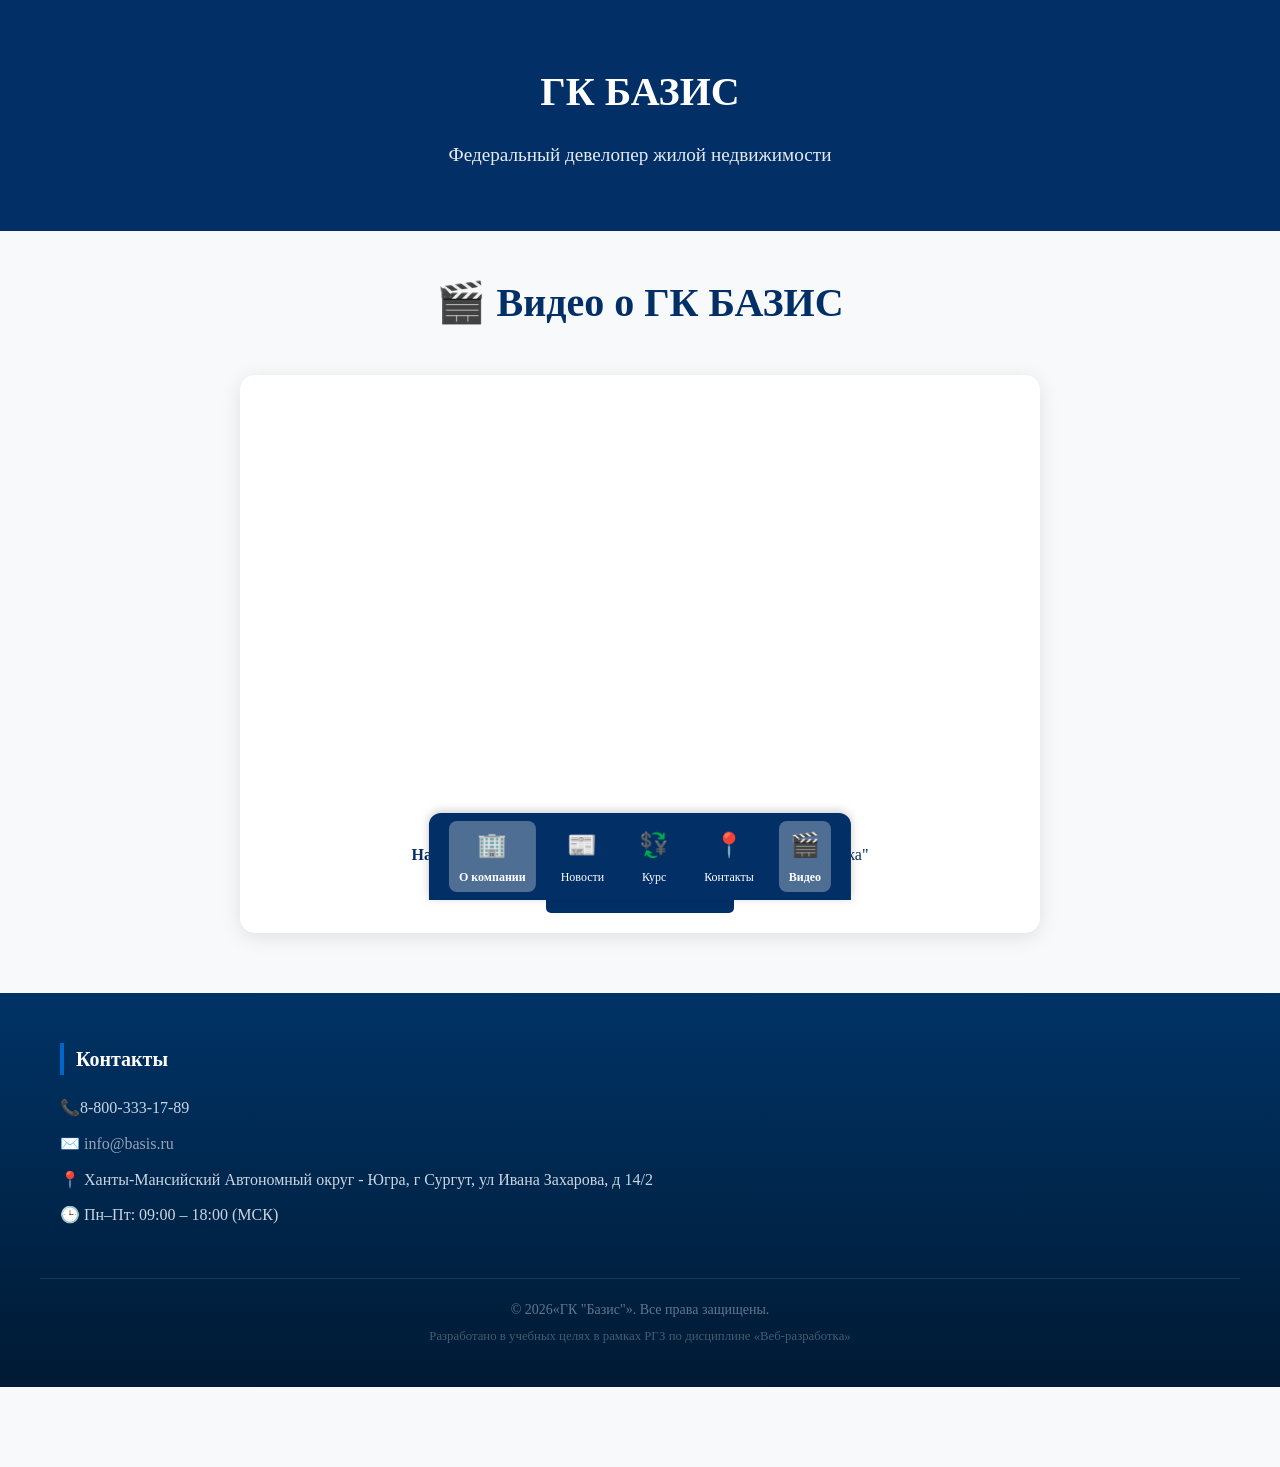
<file: video.html>
<!DOCTYPE html>
<html lang="ru">
<head>
    <meta charset="UTF-8">
    <meta name="viewport" content="width=device-width, initial-scale=1.0">
    <title>Видео | ГК БАЗИС</title>
    <link rel="stylesheet" href="main.css">
    <link rel="icon" href="favicon.ico" type="image/x-icon">
    <link rel="icon" href="favicon-16x16.png" type="image/png" sizes="16x16">
    <link rel="icon" href="favicon-32x32.png" type="image/png" sizes="32x32">
    <style>
        /* ОФОРМЛЕНИЕ ШАПКИ СТРАНИЦЫ */
        .about-hero {
            background:#022f66;         /* Фон */
            color: white;               /* Цвет шрифта */
            padding: 60px 20px;           /* Внутренние отступы: 60px сверху/снизу, 20px слева/справа */
            text-align: center;           /* Текст по центру */
            margin-bottom: 40px;          /* Отступ 40px снизу */
        }
        /* Для заголовка <h1> внутри .about-hero */
        .about-hero h1 { color: white; border: none; }

        /* ОФОРМЛЕНИЕ БЛОКОВ С ИНФОРМАЦИЕЙ */
        .about-section {
            padding: 40px 40px;
            background: white;
            margin-bottom: 20px;
            border-radius: 10px;
            box-shadow: 0 2px 10px rgba(0,0,0,0.1);
        }

        /* ОФОРМЛЕНИЕ КОНТЕЙНЕРА С КАРТОЧКАМИ */
        .about-grid {
            display: grid;                  /* система вёрстки сетками */
                            /* Создаёт адаптивные колонки: 
                            auto-fit — автоматически помещает столько колонок, сколько влезает
                            minmax(300px, 1fr) — каждая колонка минимум 300px, максимум — равная доля (1fr) */
            grid-template-columns: repeat(auto-fit, minmax(300px, 1fr)); 
            gap: 30px;                   /* Промежуток 30px между карточками */
            margin: 30px 0;             /* Отступы 30px сверху и снизу у всей сетки */
        }
        
        /* ОФОРМЛЕНИЕ КАРТОЧЕК С ИНФОРМАЦИЕЙ */
        .about-card {
            padding: 20px;
            border-left: 4px solid #022f66; /* Синяя вертикальная полоса слева */
            background: #f8f9fa;
        }
        
        /* КНОПКА "НАВЕРХ" */
        #backToTop {                    /* элемент с id="backToTop" */
            position: fixed;            /* Фиксирует элемент относительно окна браузера */
            bottom: 90px;               /* Отступ 90px от низа экрана */
            right: 20px;                /* Отступ 20px от правого края экрана */
            /* Размер кнопки: 50×50 пикселей (круг) */
            width: 50px;
            height: 50px;
            background: #ff9a0e;
            color: white;
            border: none;
            border-radius: 50%;         /* Делает кнопку идеально круглой (50% от ширины/высоты) */
            font-size: 24px;            /* Размер стрелки */
            cursor: pointer;            /* При наведении курсор меняется на «руку» */
            box-shadow: 0 4px 12px rgba(0,0,0,0.3);
            transition: opacity 0.3s, transform 0.3s;
            opacity: 0;                 /* Изначально кнопку не видно */
            pointer-events: none;       /* Запрещает клики по невидимой кнопке */
            z-index: 999;               /* Помещает кнопку поверх всех элементов */
            /* Центрирует стрелку внутри круглой кнопки */
            display: flex;
            align-items: center;
            justify-content: center;
        }
        /* СТИЛИ ПРИ НАВЕДЕНИИ МЫШИ НА КНОПКУ */
        #backToTop:hover {
            background: #022f66;
            transform: translateY(-3px); /* Кнопка немного «подпрыгивает» вверх на 3px */
        }
    </style>
</head>

<body>
    <!-- ШАПКА СТРАНИЦЫ -->
    <header class="about-hero">
        <div class="container">
            <h1>ГК БАЗИС</h1>
            <p style="font-size: 1.2rem; opacity: 0.9;">
                Федеральный девелопер жилой недвижимости
            </p>
        </div>
    </header>

<main class="container">
    <h1 style="text-align: center; margin: 40px 0;">🎬 Видео о ГК БАЗИС</h1>
    
    <div style="max-width: 800px; margin: 0 auto; background: white; padding: 20px; border-radius: 15px; box-shadow: 0 4px 20px rgba(0,0,0,0.1);">
        
        <!-- YouTube iframe -->
        <div style="position: relative; padding-bottom: 56.25%; height: 0; overflow: hidden; border-radius: 10px;">
            <iframe 
                src="https://www.youtube.com/embed/dZTEUp5yJdw?rel=0&modestbranding=1"
                style="position: absolute; top: 0; left: 0; width: 100%; height: 100%; border: 0;"
                allow="autoplay;"
                allowfullscreen>
                <!-- autoplay - автовоспроизведение-->
            </iframe>
        </div>
        
        <div style="margin-top: 20px; text-align: center;">
            <p><strong>Название видео:</strong> "ГК БАЗИС: Видеопрезентация от застройщика"</p>
            <!-- Ссылка на оригинальное видео на YouTube (открывается в новой вкладке) -->
            <a href="http://www.youtube.com/watch?v=dZTEUp5yJdw" target="_blank" class="btn"> 
                Смотреть на YouTube
            </a>
        </div>
        
    </div>
</main>
 <!-- КНОПКА "НАВЕРХ" (фиксирована в правом нижнем углу) -->
    <button id="backToTop" title="Вернуться наверх">↑</button>

    <!-- Меню навигации (общий компонент) -->
    <nav class="menu-panel">
        <ul class="menu-list">
            <li><a href="about.html" class="menu-link active"><span class="menu-icon">🏢</span><span>О компании</span></a></li>
            <li><a href="news.html" class="menu-link"><span class="menu-icon">📰</span><span>Новости</span></a></li>
            <li><a href="currency.html" class="menu-link"><span class="menu-icon">💱</span><span>Курс</span></a></li>
            <li><a href="contacts.html" class="menu-link"><span class="menu-icon">📍</span><span>Контакты</span></a></li>
            <li><a href="video.html" class="menu-link"><span class="menu-icon">🎬</span><span>Видео</span></a></li>
        </ul>
    </nav>
<!-- ФУТЕР САЙТА -->
<footer class="site-footer">
    <div class="footer-grid">
        <div class="footer-section">
            <h3>Контакты</h3>
            <p>📞8-800-333-17-89</p>
            <p>✉️ <a href="mailto:info@basis.ru">info@basis.ru</a></p>
            <p>📍 Ханты-Мансийский Автономный округ - Югра, г Сургут, ул Ивана Захарова, д 14/2</p>
            <p>🕒 Пн–Пт: 09:00 – 18:00 (МСК)</p>
        </div>
    </div>
    
    <div class="footer-copyright">
        <p>© <span id="footer-year">2026</span>«ГК "Базис"». Все права защищены.</p>
        <p style="margin-top: 5px; font-size: 0.8rem; opacity: 0.7;">Разработано в учебных целях в рамках РГЗ по дисциплине «Веб-разработка»</p>
    </div>
</footer>
    <!-- Подключение скриптов -->
    <script src="javascript.js"></script>
    
</body>
</html>
</file>
<file: main.css>
/* БАЗОВЫЕ СТИЛИ ДЛЯ ВСЕХ СТРАНИЦ */

/* Сброс отступов и базовые настройки */
/* Выбирает все элементы на странице */
* { 
    margin: 0;              /* Убирает внешние отступы у всех элементов */
    padding: 0;             /* Убирает внутренние отступы */
    box-sizing: border-box; /*Учитывает padding в ширине элемента*/
}

/* Оcновные стили BODY */
body {
    font-family: 'Segoe UI';
    line-height: 1.6;           /* Межстрочный интервал 160% от размера шрифта */
    color: #022f66;
    background-color: #f8f9fa;
    padding-bottom: 80px;       /* Отступ снизу (компенсирует высоту фиксированного меню, чтобы контент не перекрывался) */
}

/* Контейнер для центрирования контента */
.container {
    max-width: 1200px;          /* Ограничивает максимальную ширину */
    margin: 0 auto;             /* Вертикальный отступ 0, горизонтальные — автоматически (центрирование по горизонтали) */
    padding: 0 20px;            /* Отступы 20px слева и справа */
}

/* Заголовки в фирменных цветах БАЗИС */
h1, h2, h3 {
    color: #022f66;
    margin-bottom: 16px;
}

h1 { font-size: 40px; }
h2 { font-size: 32px; border-bottom: 3px solid #022f66; padding-bottom: 8px; }
h3 { font-size: 24px; }

/* Ссылки */
a {
    color: #022f66;
    text-decoration: none;
    transition: color 0.3s ease;
}
/* Изменение при наведении */
a:hover {
    color: #004499;
    text-decoration: underline;
}

/* Кнопки */
.btn {
    display: inline-block;
    padding: 10px 20px;         /* Внутренние отступы: 10px сверху/снизу, 20px по бокам */
    background:#022f66;
    color: white;
    border: none;
    border-radius: 5px;
    cursor: pointer;            /* Курсор-«рука» при наведении  */
    font-size: 16px;
    transition: background 0.3s; /* Плавное изменение фона при наведении */
}
.btn:hover {
    background: #022f66;
    color: white;
    text-decoration: none;
}

/* Изображения */
img {
    max-width: 100%; /* Изображение не может быть шире родителя */
    height: auto;    /* Высота подстраивается пропорционально ширине */
    display: block;  /* Убирает лишний отступ сниз */
}



                                                /* МЕНЮ: ФИКСИРОВАННАЯ ПАНЕЛЬ СНИЗУ */

/* Контейнер меню - фиксирован внизу экрана */
.menu-panel {
    position: fixed;                /* Фиксирует элемент относительно окна браузера (т.е не прокручивается) */
    bottom: 0;                      /* Прижимает к низу */
    left: 50%;
    transform: translateX(-50%);    /* Сдвигает элемент на 50% его собственной ширины влево */
    background: #022f66;
    padding: 8px 20px;
    border-radius: 12px 12px 0 0;   /* Скругление только сверху */
    box-shadow: 0 -2px 10px rgba(0,0,0,0.2);
    z-index: 1000;                  /* Поверх всего контента */
    
    /* Анимация увеличения при наведении */
    transition: transform 0.3s ease, padding 0.3s ease;
    transform-origin: bottom center;
}

/* Увеличение панели при наведении */
.menu-panel:hover {
    transform: translateX(-50%) scale(1.1);     /* Сохраняет центрирование (translateX) и увеличивает панель на 10% */
    padding: 12px 25px;                         /* Увеличивает внутренние отступы — иконки и текст не «слипаются» при масштабировании */
}

/* Список иконок меню */
.menu-list {
    display: flex;          /* элементы выстраиваются в строку */
    gap: 15px;              /* Промежуток 15px между пунктами меню */
    list-style: none;       /* Убирает стандартные маркеры списка (точки) */
    align-items: center;    /* Выравнивает иконки и текст по вертикали по центру */
}

/* Ссылки-иконки */
.menu-link {
    display: flex; /* элементы выстраиваются в строку */
    flex-direction: column; /* Иконка сверху, текст снизу (вертикальное расположение) */
    align-items: center;
    color: white;
    text-decoration: none;
    padding: 5px 10px;
    border-radius: 8px;
    transition: background 0.3s;
    font-size: 12px;
}
.menu-link:hover {
    background: rgba(255,255,255,0.2);
    color: white;
    text-decoration: none;
}

/* Иконки */
.menu-icon {
    font-size: 24px;
    margin-bottom: 3px;
}

/* Активная страница */
.menu-link.active {
    background: rgba(255,255,255,0.3);
    font-weight: bold;
}




                                                /* КАЛЬКУЛЯТОР */

/* Стили калькулятора */
.currency-calculator {
    background: white;
    padding: 30px;
    border-radius: 15px;
    box-shadow: 0 4px 20px rgba(0,0,0,0.1);
    max-width: 600px;
    margin: 20px auto;
}
/* Строка конвертера */
.converter-row {
    display: flex;  /* элементы выстраиваются в строку */
    gap: 10px;
    margin: 15px 0;
    align-items: center;
}
/* Строка конвертера (поле ввода) */
.converter-row input {
    flex: 1; /* Поле ввода занимает всё доступное место в строке */
    min-width: 150px;
    padding: 12px;
    border: 2px solid #ddd;
    border-radius: 8px;
    font-size: 18px;
}
/* Строка конвертера (кнопки) */
.converter-row button {
    padding: 12px 20px;
    background: #022f66;
    color: white;
    border: none;
    border-radius: 8px;
    cursor: pointer;
    font-weight: bold;
    transition: background 0.3s;
}
.converter-row button:hover {
    background: #004499;
}

#result-output {
    font-size: 1.3rem;
    font-weight: bold;
    color: #022f66;
    min-height: 24px; /* резервирует место под результат, чтобы контент не «прыгал» при появлении текста */
    margin: 10px 0;
}


/* Стили графика */
/* Контейнер графика */
.chart-container {
    background: white;
    padding: 20px;
    border-radius: 15px;
    margin: 30px auto;
    max-width: 1000px;
}
#currency-chart {
    /* Столбцы выстраиваются в строку и прижимаются к низу  */
    display: flex;
    align-items: flex-end;
    height: 250px;
    gap: 2px;
    padding: 20px 10px;
    /* Оси графика: горизонтальная (дни) и вертикальная (курс) */
    border-bottom: 2px solid #022f66;
    border-left: 2px solid #022f66;
    background: linear-gradient(to top, #f8f9fa 0%, white 100%);
}
/* Столбцы графика */
.chart-bar {
    flex: 1; /* Равная ширина для всех столбцов */
    min-width: 8px;
    background: linear-gradient(to top, #022f66, #4da6ff);
    border-radius: 3px 3px 0 0;
    cursor: pointer;
    transition: all 0.2s;
    position: relative;
}
/* Столбцы при наведении */
.chart-bar:hover {
    background: linear-gradient(to top, #004499, #0066cc);
    transform: scaleY(1.05);
}
/* Столбцы при нажатии */
.chart-bar.active {
    background: linear-gradient(to top, #cc0000, #ff4d4d);
    box-shadow: 0 0 10px rgba(204, 0, 0, 0.5);
}
/* Подписи к столбцам */
.chart-bar::after {
    content: attr(data-date); /* Берёт текст из атрибута data-date HTML-элемента  */
    /* Размещает подпись под столбцом */
    position: absolute; 
    bottom: -25px;
    left: 50%;
    transform: translateX(-50%);
    font-size: 12px;
    color: #666;
    white-space: nowrap;
    display: none;
}
.chart-bar:hover::after {
    display: block;
}
/* Блок информации о курсе */
#chart-info {
    text-align: center;
    padding: 15px;
    background: #e8f4fd;
    border-radius: 8px;
    margin-top: 10px;
    min-height: 50px;
}


                                                        /* ФУТЕР */

.site-footer {
    background: linear-gradient(180deg, #003366 0%, #001a33 100%);
    color: #cbd5e1;
    padding: 50px 0 40px;
    margin-top: 60px;
    font-size: 16px;
    line-height: 1.6;
}
/* Сетка футера */
.footer-grid {
    max-width: 1200px;
    margin: 0 auto;
    padding: 0 20px;
    display: grid;
    grid-template-columns: repeat(auto-fit, minmax(280px, 1fr));
    gap: 40px;
}

.footer-section h3 {
    color: #ffffff;
    font-size: 20px;
    margin-bottom: 20px;
    border-left: 4px solid #0066cc;
    padding-left: 12px;
}

.footer-section p {
    margin-bottom: 10px;
}

.footer-logo {
    max-width: 160px;
    margin-bottom: 15px;
    filter: brightness(0) invert(1); /* Делает логотип белым для темного фона */
}

.footer-links {
    list-style: none;
    padding: 0;
}

.footer-links li {
    margin-bottom: 8px;
}

.footer-links a, .footer-section a {
    color: #94a3b8;
    text-decoration: none;
    transition: all 0.3s ease;
}

.footer-links a:hover, .footer-section a:hover {
    color: #4da6ff;
    padding-left: 6px;
}

.footer-copyright {
    max-width: 1200px;
    margin: 40px auto 0;
    padding-top: 20px;
    border-top: 1px solid rgba(255, 255, 255, 0.1);
    text-align: center;
    color: #64748b;
    font-size: 14px;
}
</file>
